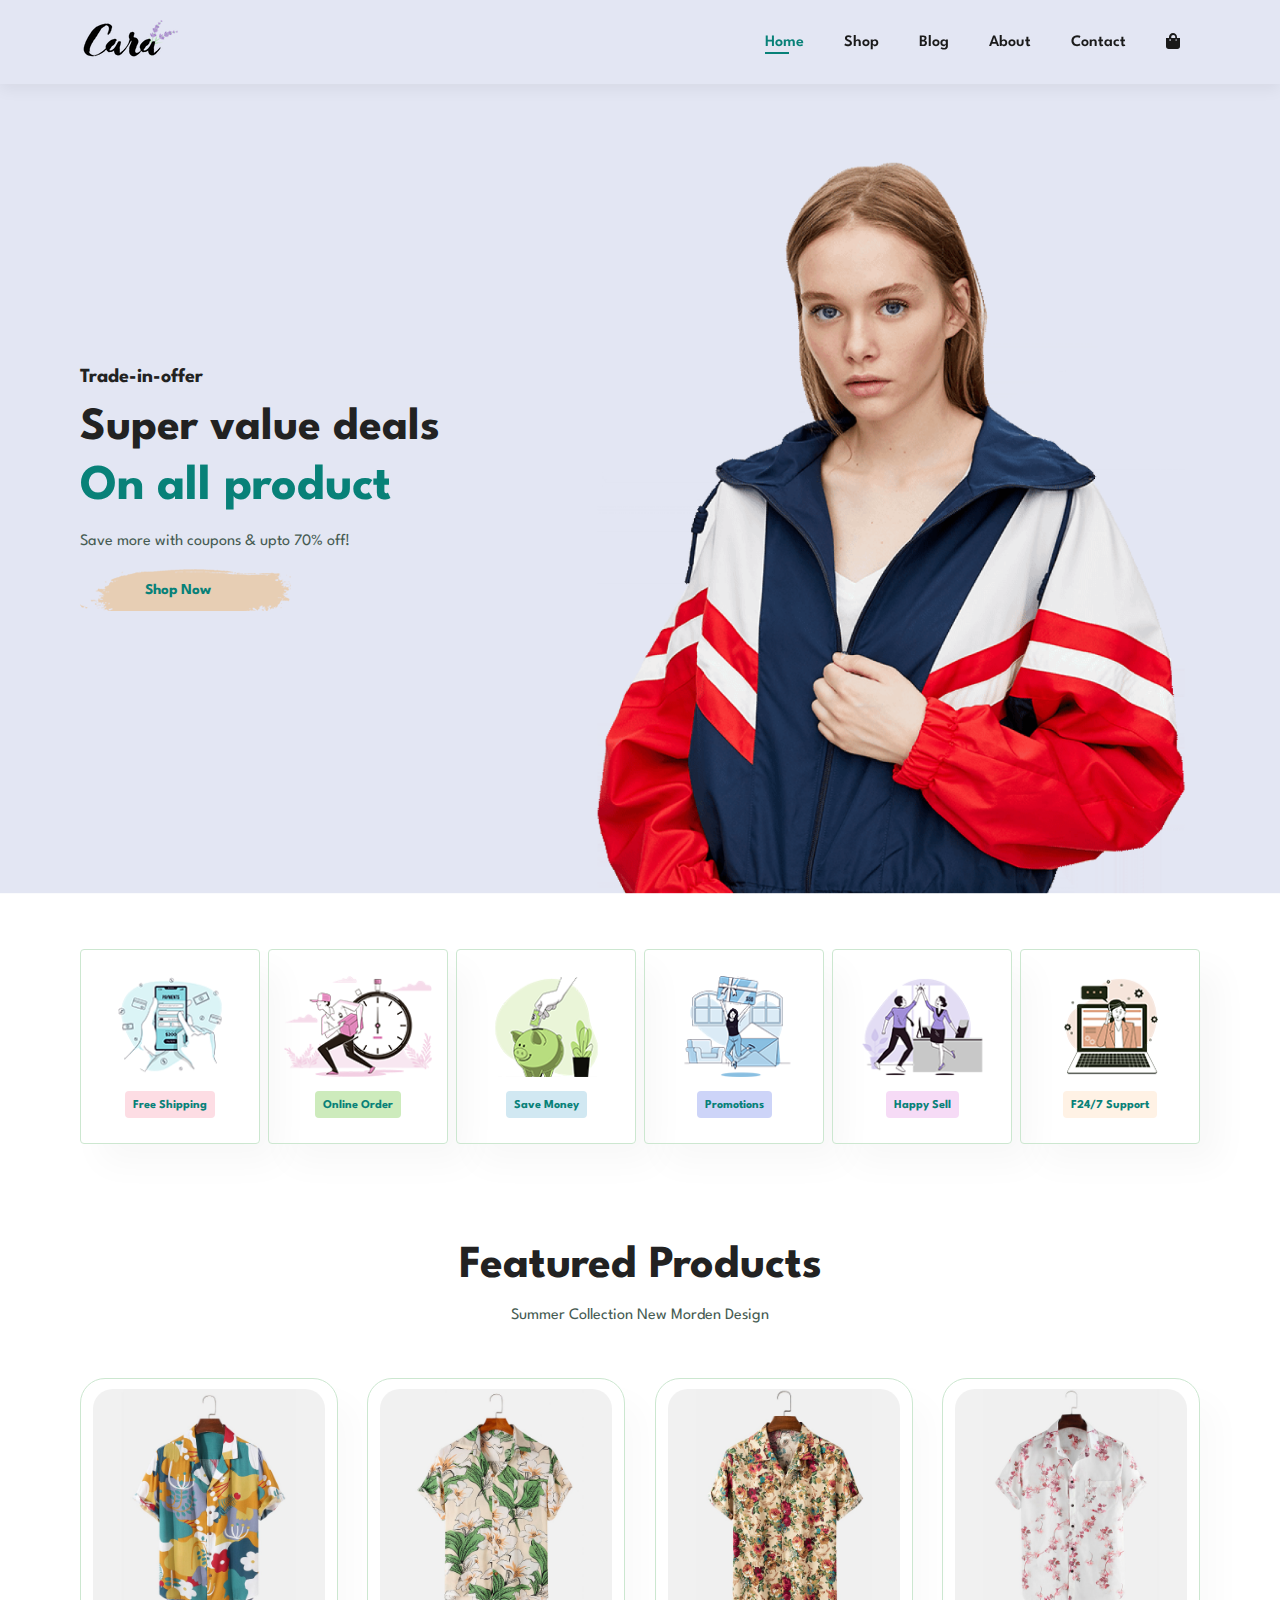
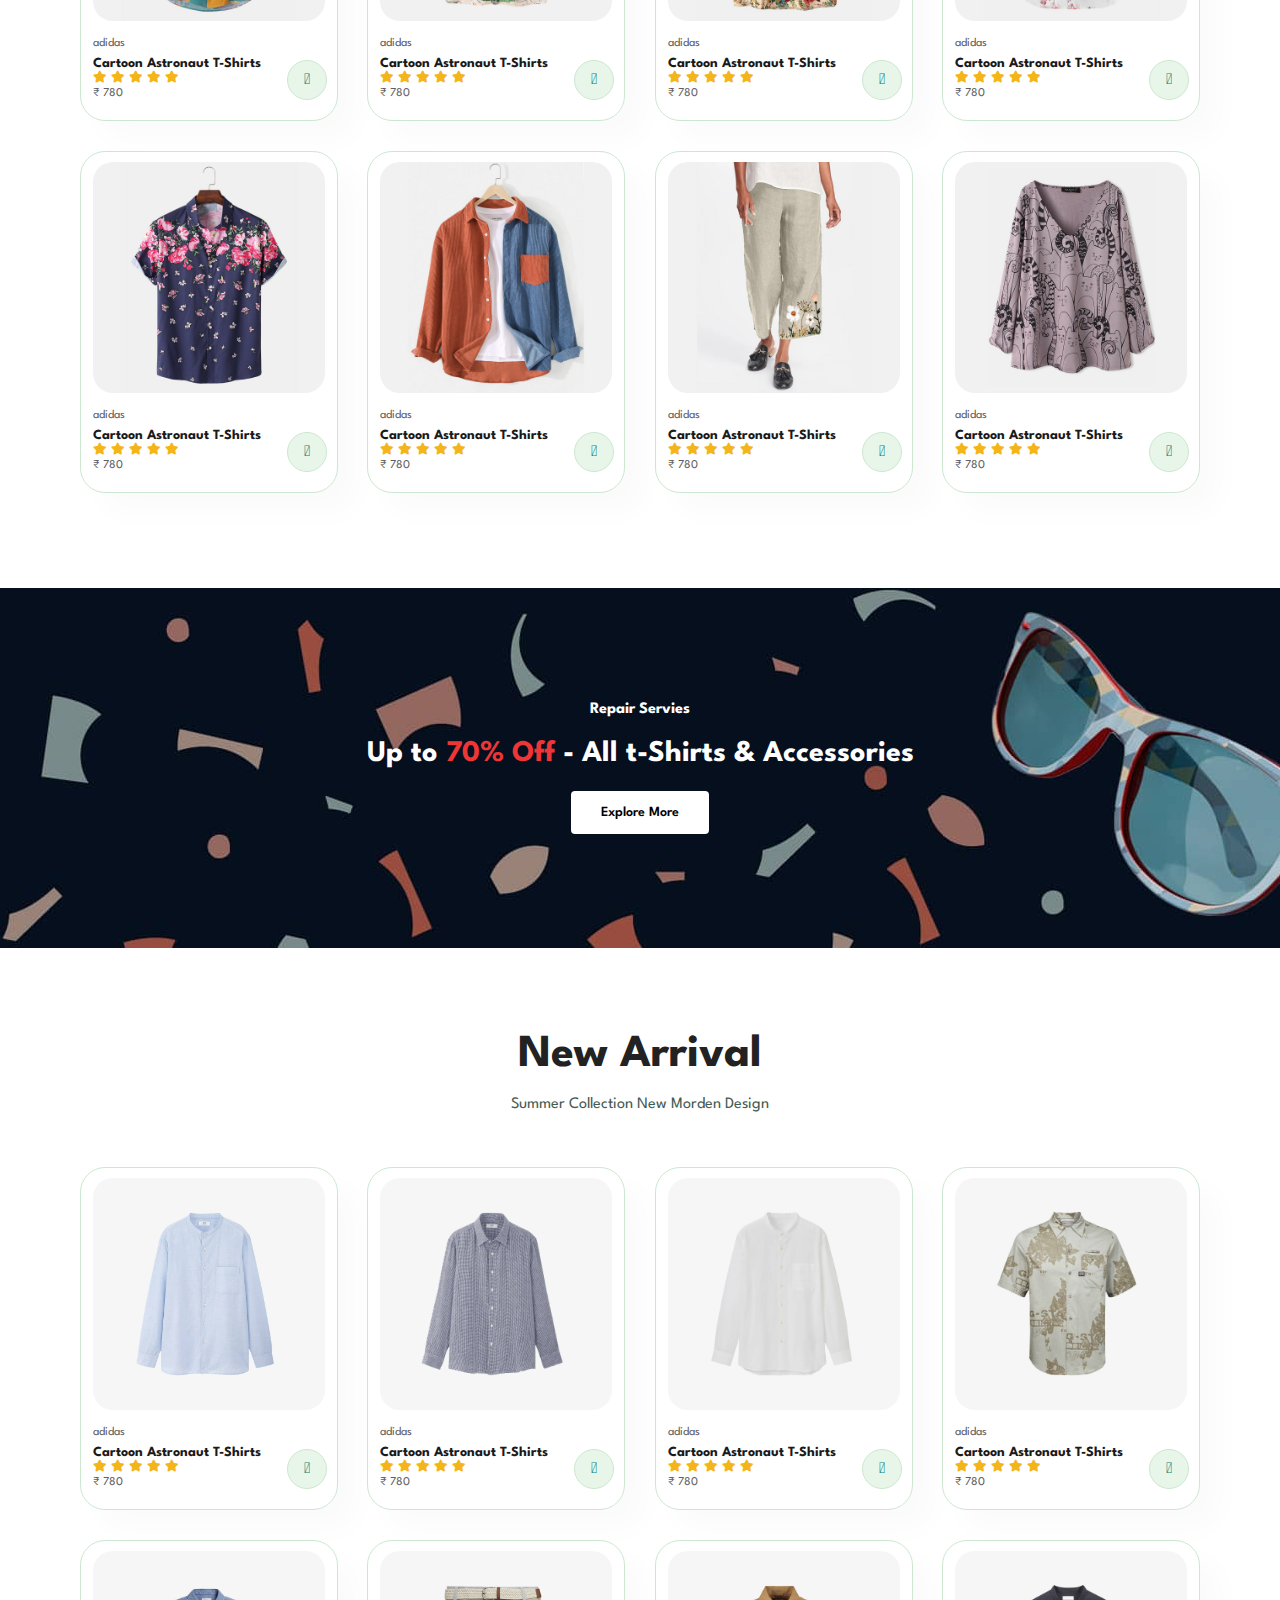
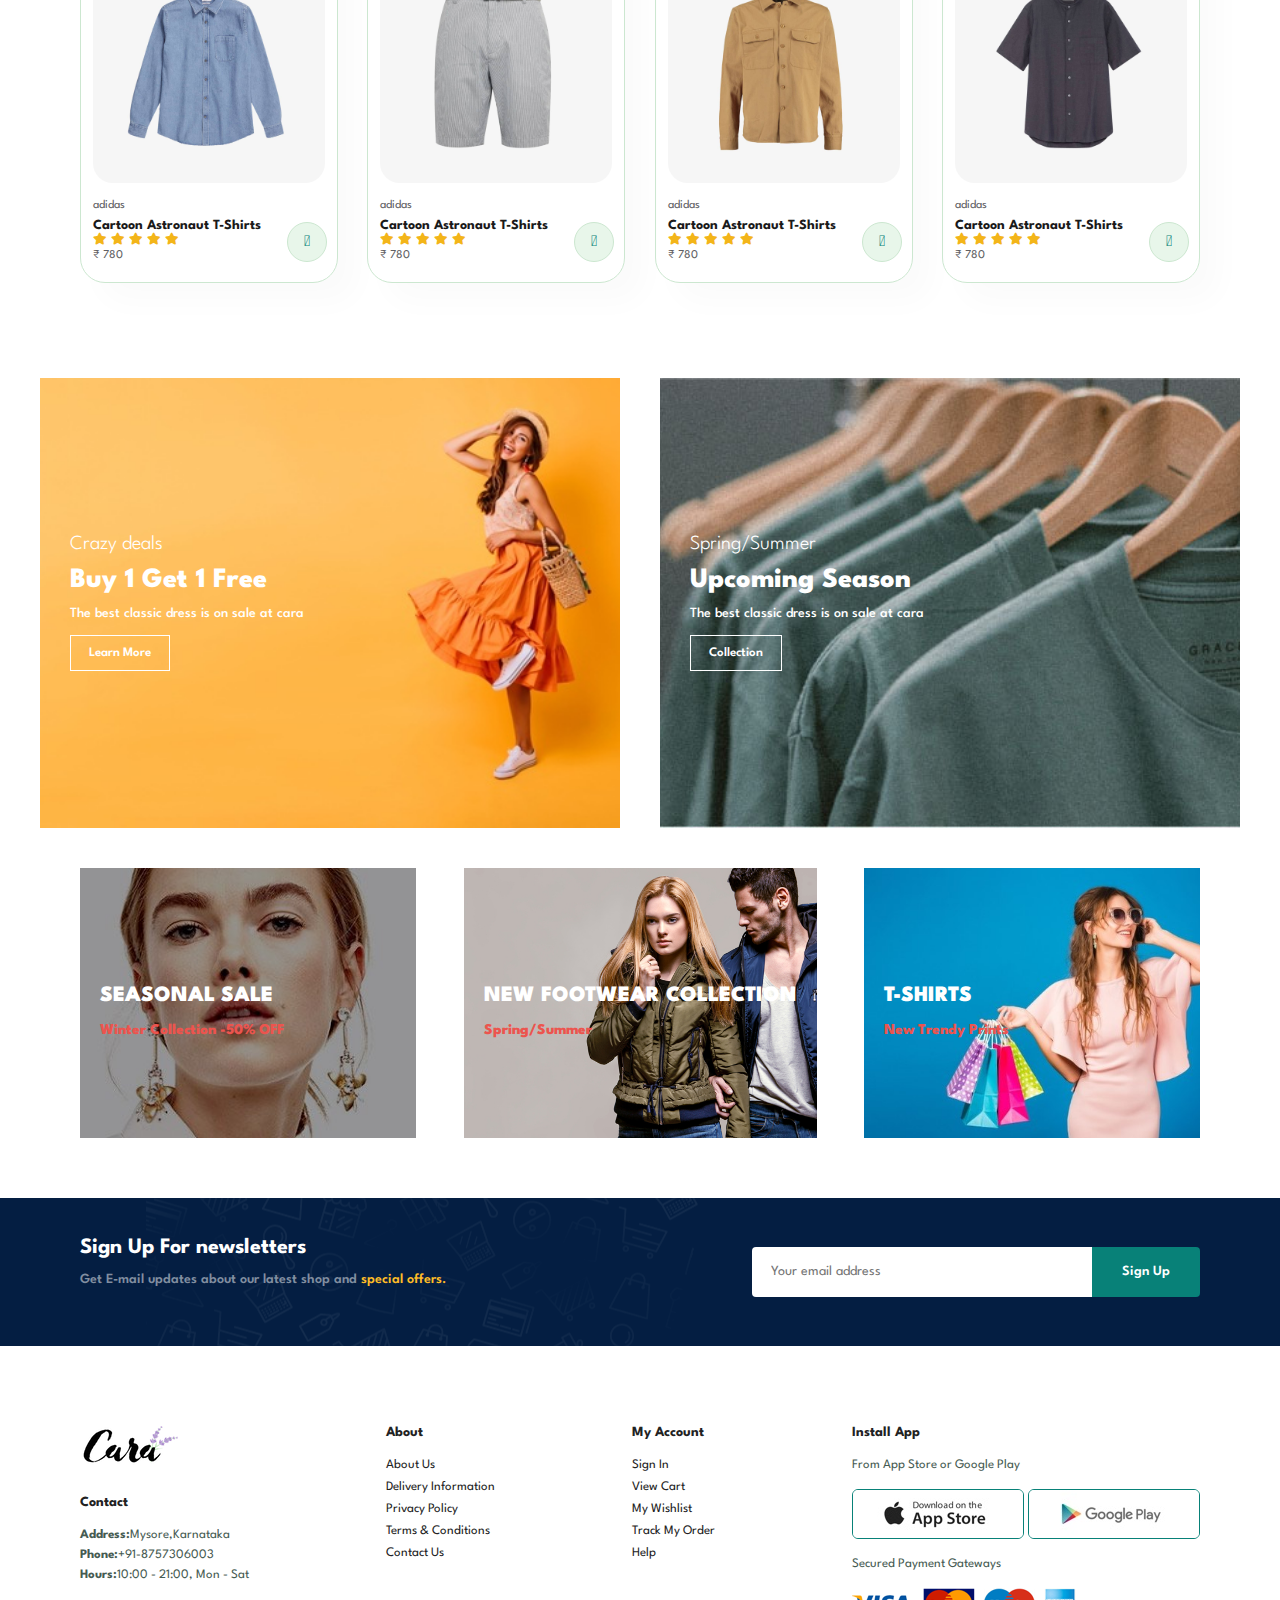
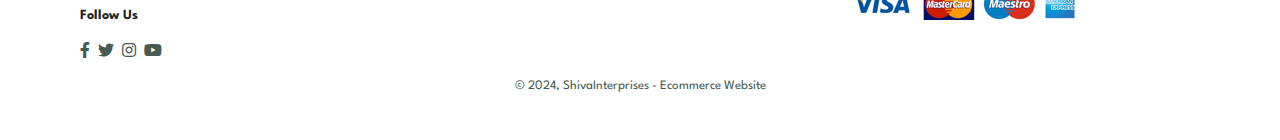
<file: index.html>
<!DOCTYPE html>
<html lang="en">

    <head>
        <meta charset="UTF-8">
        <meta http-equiv="X-UA-Compatible" content="IE=edge">
        <meta name="viewport" content="width=device-width, initial-scale=1.0">
        <title>ShivaInterprises</title>
        <link rel="stylesheet" href="https://pro.fontawesome.com/releases/v5.10.0/css/all.css" />
        <!-- <link rel="stylesheet" href="path/to/font-awesome/css/font-awesome.min.css"> -->
        <!-- <link rel="stylesheet" href="https://cdnjs.cloudflare.com/ajax/libs/font-awesome/4.7.0/css/font-awesome.min.css"> -->
        <link rel="stylesheet" href="style.css">
    </head>

    <body>
        <section id="header">
            <a href="#"><img src="img/logo.png" class="logo"></a>

            <div>
                <ul id="navbar">
                    <li><a class="active" href="index.html">Home</a></li>
                    <li><a href="shop.html">Shop</a></li>
                    <li><a href="blog.html">Blog</a></li>
                    <li><a href="about.html">About</a></li>
                    <li><a href="contact.html">Contact</a></li>
                    <li id="lg-bag"><a href="cart.html" ><i class="fa fa-shopping-bag" aria-hidden="true"></i></a></li>
                    <a href="#" id="close"><i class="far fa-times"></i></a>
                </ul>
            </div>
            <div id="mobile">
                <!-- <i id="bar" class="fas fa-outdent"></i> -->
                <a href="cart.html" ><i class="fa fa-shopping-bag" aria-hidden="true"></i></a>
                <i id="bar" class="fas fa-outdent"></i>
            </div>
        </section>

        <section id="hero">
            <h4>Trade-in-offer</h4>
            <h2>Super value deals</h2>
            <h1>On all product</h1>
            <p>Save more with coupons & upto 70% off! </p>
            <button>Shop Now</button>
        </section>

        <section id="feature" class="section-p1">
            <div class="fe-box">
                <img src="img/features/f1.png" alt="">
                <h6>Free Shipping</h6>
            </div>
            <div class="fe-box">
                <img src="img/features/f2.png" alt="">
                <h6>Online Order</h6>

            </div>
            <div class="fe-box">
                <img src="img/features/f3.png" alt="">
                <h6>Save Money</h6>

            </div>
            <div class="fe-box">
                <img src="img/features/f4.png" alt="">
                <h6>Promotions</h6>

            </div>
            <div class="fe-box">
                <img src="img/features/f5.png" alt="">
                <h6>Happy Sell</h6>

            </div>
        

        <div class="fe-box">
            <img src="img/features/f6.png" alt="">
            <h6>F24/7 Support</h6>

        </div>
        </section>

        <section id="product1" class="section-p1">
            <h2>Featured Products</h2>
            <p>Summer Collection New Morden Design</p>
            <div class="pro-container">
                <div class="pro">
                    <img src="img/products/f1.jpg" alt="">
                    <div class="des">
                        <span>adidas</span>
                        <h5>Cartoon Astronaut T-Shirts</h5>
                        <div class="star">
                            <i class="fas fa-star"></i>
                            <i class="fas fa-star"></i>
                            <i class="fas fa-star"></i>
                            <i class="fas fa-star"></i>
                            <i class="fas fa-star"></i>
                            
                        </div>
                        <!-- <h4><i class="fa fa-inr" aria-hidden="true"></i></h4> -->
                         <!-- for adding ruppes symbol -->
                        <span>&#8377; 780</span>
                    </div>
                    <a href="#"><i class="fal fa-shopping-cart cart"></i></a>
                </div>
                <div class="pro">
                    <img src="img/products/f2.jpg" alt="">
                    <div class="des">
                        <span>adidas</span>
                        <h5>Cartoon Astronaut T-Shirts</h5>
                        <div class="star">
                            <i class="fas fa-star"></i>
                            <i class="fas fa-star"></i>
                            <i class="fas fa-star"></i>
                            <i class="fas fa-star"></i>
                            <i class="fas fa-star"></i>
                            
                        </div>
                        <!-- <h4><i class="fa fa-inr" aria-hidden="true"></i></h4> -->
                        <span>&#8377; 780</span>
                    </div>
                    <a href="#"><i class="fal fa-shopping-cart cart"></i></a>
                </div>
                <div class="pro">
                    <img src="img/products/f3.jpg" alt="">
                    <div class="des">
                        <span>adidas</span>
                        <h5>Cartoon Astronaut T-Shirts</h5>
                        <div class="star">
                            <i class="fas fa-star"></i>
                            <i class="fas fa-star"></i>
                            <i class="fas fa-star"></i>
                            <i class="fas fa-star"></i>
                            <i class="fas fa-star"></i>
                            
                        </div>
                        <!-- <h4><i class="fa fa-inr" aria-hidden="true"></i></h4> -->
                        <span>&#8377; 780</span>
                    </div>
                    <a href="#"><i class="fal fa-shopping-cart cart"></i></a>
                </div>
                <div class="pro">
                    <img src="img/products/f4.jpg" alt="">
                    <div class="des">
                        <span>adidas</span>
                        <h5>Cartoon Astronaut T-Shirts</h5>
                        <div class="star">
                            <i class="fas fa-star"></i>
                            <i class="fas fa-star"></i>
                            <i class="fas fa-star"></i>
                            <i class="fas fa-star"></i>
                            <i class="fas fa-star"></i>
                            
                        </div>
                        <!-- <h4><i class="fa fa-inr" aria-hidden="true"></i></h4> -->
                        <span>&#8377; 780</span>
                    </div>
                    <a href="#"><i class="fal fa-shopping-cart cart"></i></a>
                </div>
                <div class="pro">
                    <img src="img/products/f5.jpg" alt="">
                    <div class="des">
                        <span>adidas</span>
                        <h5>Cartoon Astronaut T-Shirts</h5>
                        <div class="star">
                            <i class="fas fa-star"></i>
                            <i class="fas fa-star"></i>
                            <i class="fas fa-star"></i>
                            <i class="fas fa-star"></i>
                            <i class="fas fa-star"></i>
                            
                        </div>
                        <!-- <h4><i class="fa fa-inr" aria-hidden="true"></i></h4> -->
                        <span>&#8377; 780</span>
                    </div>
                    <a href="#"><i class="fal fa-shopping-cart cart"></i></a>
                </div>
                <div class="pro">
                    <img src="img/products/f6.jpg" alt="">
                    <div class="des">
                        <span>adidas</span>
                        <h5>Cartoon Astronaut T-Shirts</h5>
                        <div class="star">
                            <i class="fas fa-star"></i>
                            <i class="fas fa-star"></i>
                            <i class="fas fa-star"></i>
                            <i class="fas fa-star"></i>
                            <i class="fas fa-star"></i>
                            
                        </div>
                        <!-- <h4><i class="fa fa-inr" aria-hidden="true"></i></h4> -->
                        <span>&#8377; 780</span>
                    </div>
                    <a href="#"><i class="fal fa-shopping-cart cart"></i></a>
                </div>
                <div class="pro">
                    <img src="img/products/f7.jpg" alt="">
                    <div class="des">
                        <span>adidas</span>
                        <h5>Cartoon Astronaut T-Shirts</h5>
                        <div class="star">
                            <i class="fas fa-star"></i>
                            <i class="fas fa-star"></i>
                            <i class="fas fa-star"></i>
                            <i class="fas fa-star"></i>
                            <i class="fas fa-star"></i>
                            
                        </div>
                        <!-- <h4><i class="fa fa-inr" aria-hidden="true"></i></h4> -->
                        <span>&#8377; 780</span>
                    </div>
                    <a href="#"><i class="fal fa-shopping-cart cart"></i></a>
                </div>
                <div class="pro">
                    <img src="img/products/f8.jpg" alt="">
                    <div class="des">
                        <span>adidas</span>
                        <h5>Cartoon Astronaut T-Shirts</h5>
                        <div class="star">
                            <i class="fas fa-star"></i>
                            <i class="fas fa-star"></i>
                            <i class="fas fa-star"></i>
                            <i class="fas fa-star"></i>
                            <i class="fas fa-star"></i>
                            
                        </div>
                        <!-- <h4><i class="fa fa-inr" aria-hidden="true"></i></h4> -->
                        <span>&#8377; 780</span>
                    </div>
                    <a href="#"><i class="fal fa-shopping-cart cart"></i></a>
                </div>

            </div>
        </section>

        <section id="banner" class="section-m1">
            <h4>Repair Servies</h4>
            <h2>Up to <span>70% Off</span> - All t-Shirts & Accessories</h2>
            <button class="normal">Explore More</button>
        </section>

        <section id="product1" class="section-p1">
            <h2>New Arrival</h2>
            <p>Summer Collection New Morden Design</p>
            <div class="pro-container">
                <div class="pro">
                    <img src="img/products/n1.jpg" alt="">
                    <div class="des">
                        <span>adidas</span>
                        <h5>Cartoon Astronaut T-Shirts</h5>
                        <div class="star">
                            <i class="fas fa-star"></i>
                            <i class="fas fa-star"></i>
                            <i class="fas fa-star"></i>
                            <i class="fas fa-star"></i>
                            <i class="fas fa-star"></i>
                            
                        </div>
                        <!-- <h4><i class="fa fa-inr" aria-hidden="true"></i></h4> -->
                        <span>&#8377; 780</span>
                    </div>
                    <a href="#"><i class="fal fa-shopping-cart cart"></i></a>
                </div>
                <div class="pro">
                    <img src="img/products/n2.jpg" alt="">
                    <div class="des">
                        <span>adidas</span>
                        <h5>Cartoon Astronaut T-Shirts</h5>
                        <div class="star">
                            <i class="fas fa-star"></i>
                            <i class="fas fa-star"></i>
                            <i class="fas fa-star"></i>
                            <i class="fas fa-star"></i>
                            <i class="fas fa-star"></i>
                            
                        </div>
                        <!-- <h4><i class="fa fa-inr" aria-hidden="true"></i></h4> -->
                        <span>&#8377; 780</span>
                    </div>
                    <a href="#"><i class="fal fa-shopping-cart cart"></i></a>
                </div>
                <div class="pro">
                    <img src="img/products/n3.jpg" alt="">
                    <div class="des">
                        <span>adidas</span>
                        <h5>Cartoon Astronaut T-Shirts</h5>
                        <div class="star">
                            <i class="fas fa-star"></i>
                            <i class="fas fa-star"></i>
                            <i class="fas fa-star"></i>
                            <i class="fas fa-star"></i>
                            <i class="fas fa-star"></i>
                            
                        </div>
                        <!-- <h4><i class="fa fa-inr" aria-hidden="true"></i></h4> -->
                        <span>&#8377; 780</span>
                    </div>
                    <a href="#"><i class="fal fa-shopping-cart cart"></i></a>
                </div>
                <div class="pro">
                    <img src="img/products/n4.jpg" alt="">
                    <div class="des">
                        <span>adidas</span>
                        <h5>Cartoon Astronaut T-Shirts</h5>
                        <div class="star">
                            <i class="fas fa-star"></i>
                            <i class="fas fa-star"></i>
                            <i class="fas fa-star"></i>
                            <i class="fas fa-star"></i>
                            <i class="fas fa-star"></i>
                            
                        </div>
                        <!-- <h4><i class="fa fa-inr" aria-hidden="true"></i></h4> -->
                        <span>&#8377; 780</span>
                    </div>
                    <a href="#"><i class="fal fa-shopping-cart cart"></i></a>
                </div>
                <div class="pro">
                    <img src="img/products/n5.jpg" alt="">
                    <div class="des">
                        <span>adidas</span>
                        <h5>Cartoon Astronaut T-Shirts</h5>
                        <div class="star">
                            <i class="fas fa-star"></i>
                            <i class="fas fa-star"></i>
                            <i class="fas fa-star"></i>
                            <i class="fas fa-star"></i>
                            <i class="fas fa-star"></i>
                            
                        </div>
                        <!-- <h4><i class="fa fa-inr" aria-hidden="true"></i></h4> -->
                        <span>&#8377; 780</span>
                    </div>
                    <a href="#"><i class="fal fa-shopping-cart cart"></i></a>
                </div>
                <div class="pro">
                    <img src="img/products/n6.jpg" alt="">
                    <div class="des">
                        <span>adidas</span>
                        <h5>Cartoon Astronaut T-Shirts</h5>
                        <div class="star">
                            <i class="fas fa-star"></i>
                            <i class="fas fa-star"></i>
                            <i class="fas fa-star"></i>
                            <i class="fas fa-star"></i>
                            <i class="fas fa-star"></i>
                            
                        </div>
                        <!-- <h4><i class="fa fa-inr" aria-hidden="true"></i></h4> -->
                        <span>&#8377; 780</span>
                    </div>
                    <a href="#"><i class="fal fa-shopping-cart cart"></i></a>
                </div>
                <div class="pro">
                    <img src="img/products/n7.jpg" alt="">
                    <div class="des">
                        <span>adidas</span>
                        <h5>Cartoon Astronaut T-Shirts</h5>
                        <div class="star">
                            <i class="fas fa-star"></i>
                            <i class="fas fa-star"></i>
                            <i class="fas fa-star"></i>
                            <i class="fas fa-star"></i>
                            <i class="fas fa-star"></i>
                            
                        </div>
                        <!-- <h4><i class="fa fa-inr" aria-hidden="true"></i></h4> -->
                        <span>&#8377; 780</span>
                    </div>
                    <a href="#"><i class="fal fa-shopping-cart cart"></i></a>
                </div>
                <div class="pro">
                    <img src="img/products/n8.jpg" alt="">
                    <div class="des">
                        <span>adidas</span>
                        <h5>Cartoon Astronaut T-Shirts</h5>
                        <div class="star">
                            <i class="fas fa-star"></i>
                            <i class="fas fa-star"></i>
                            <i class="fas fa-star"></i>
                            <i class="fas fa-star"></i>
                            <i class="fas fa-star"></i>
                            
                        </div>
                        <!-- <h4><i class="fa fa-inr" aria-hidden="true"></i></h4> -->
                        <span>&#8377; 780</span>
                    </div>
                    <a href="#"><i class="fal fa-shopping-cart cart"></i></a>
                </div>

            </div>
        </section>
        
        <section id="sm-banner" class="section-p1">
            <div class="banner-box">
                <h4>Crazy deals</h4>
                <h2>Buy 1 Get 1 Free</h2>
                <span>The best classic dress is on sale at cara</span>
                <button class="white">Learn More</button>
            </div>

            <div class="banner-box banner-box2">
                <h4>Spring/Summer</h4>
                <h2>Upcoming Season</h2>
                <span>The best classic dress is on sale at cara</span>
                <button class="white">Collection</button>
            </div>
        </section>

        <section id="banner3">
            <div class="banner-box">
                <h2>SEASONAL SALE</h2>
                <h3>Winter Collection -50% OFF</h3>            
            </div>

            <div class="banner-box banner-box2">
                <h2>NEW FOOTWEAR COLLECTION</h2>
                <h3>Spring/Summer</h3>            
            </div>

            <div class="banner-box banner-box3">
                <h2>T-SHIRTS</h2>
                <h3>New Trendy Prints</h3>            
            </div>
        </section>

        <section id="newsletter" class="section-p1 section-m1">
            <div class="newstext">
                <h4>Sign Up For newsletters</h4>
                <p>Get E-mail updates about our latest shop and <span>special offers.</span></p>
            </div>
            <div class="form">
                <input type="email" placeholder="Your email address">
                <button class="normal">Sign Up</button>
            </div>
        </section>

        <footer class="section-p1">
            <div class="col">
                <img class="logo" src="img/logo.png" alt="">
                <h4>Contact</h4>
                <p><strong>Address:</strong>Mysore,Karnataka</p>
                <p><strong>Phone:</strong>+91-8757306003</p>
                <p><strong>Hours:</strong>10:00 - 21:00, Mon - Sat</p>
                <div class="follow">
                    <h4>Follow Us</h4>
                    <div class="icon">
                        <!--i--icon  -->
                        <i class="fab fa-facebook-f"></i>
                        <i class="fab fa-twitter"></i>
                        <i class="fab fa-instagram"></i>
                        <i class="fab fa-youtube"></i>
                    </div>
                </div>
            </div>

            <div class="col">
                <h4>About</h4>
                <a href="#">About Us</a>
                <a href="#">Delivery Information</a>
                <a href="#">Privacy Policy</a>
                <a href="#">Terms & Conditions</a>
                <a href="#">Contact Us</a>
            </div>

            <div class="col">
                <h4>My Account</h4>
                <a href="#">Sign In</a>
                <a href="#">View Cart</a>
                <a href="#">My Wishlist</a>
                <a href="#">Track My Order</a>
                <a href="#">Help</a>
            </div>

            <div class="col install">
                <h4>Install App</h4>
                <p>From App Store or Google Play</p>
                <div class="row">
                    <img src="img/pay/app.jpg" alt="">
                    <img src="img/pay/play.jpg" alt="">
                </div>
                <p>Secured Payment Gateways </p>
                <img src="img/pay/pay.png" alt="">
            </div>

            <div class="copyright">
                <p>&copy; 2024, ShivaInterprises - Ecommerce Website</p>
            </div>
        </footer>

        <script src="script.js"></script>
    </body>

</html>
</file>
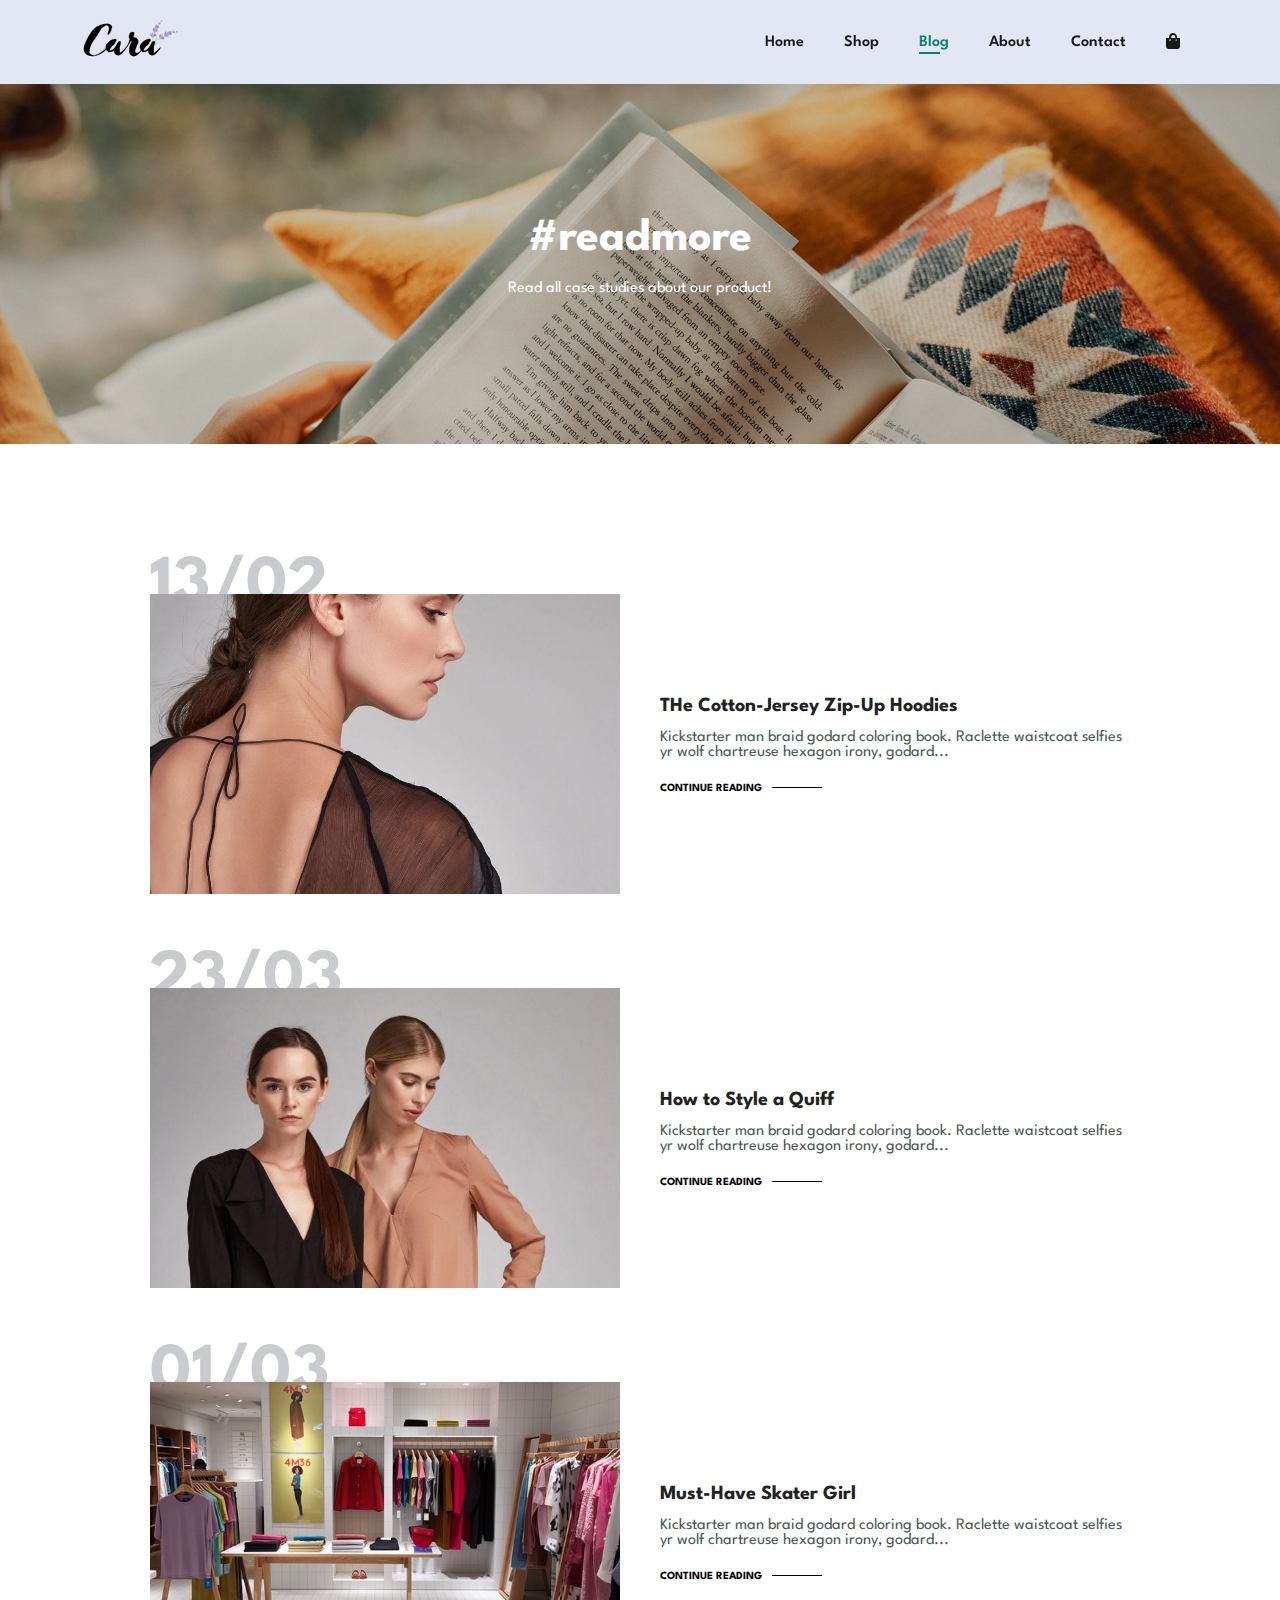
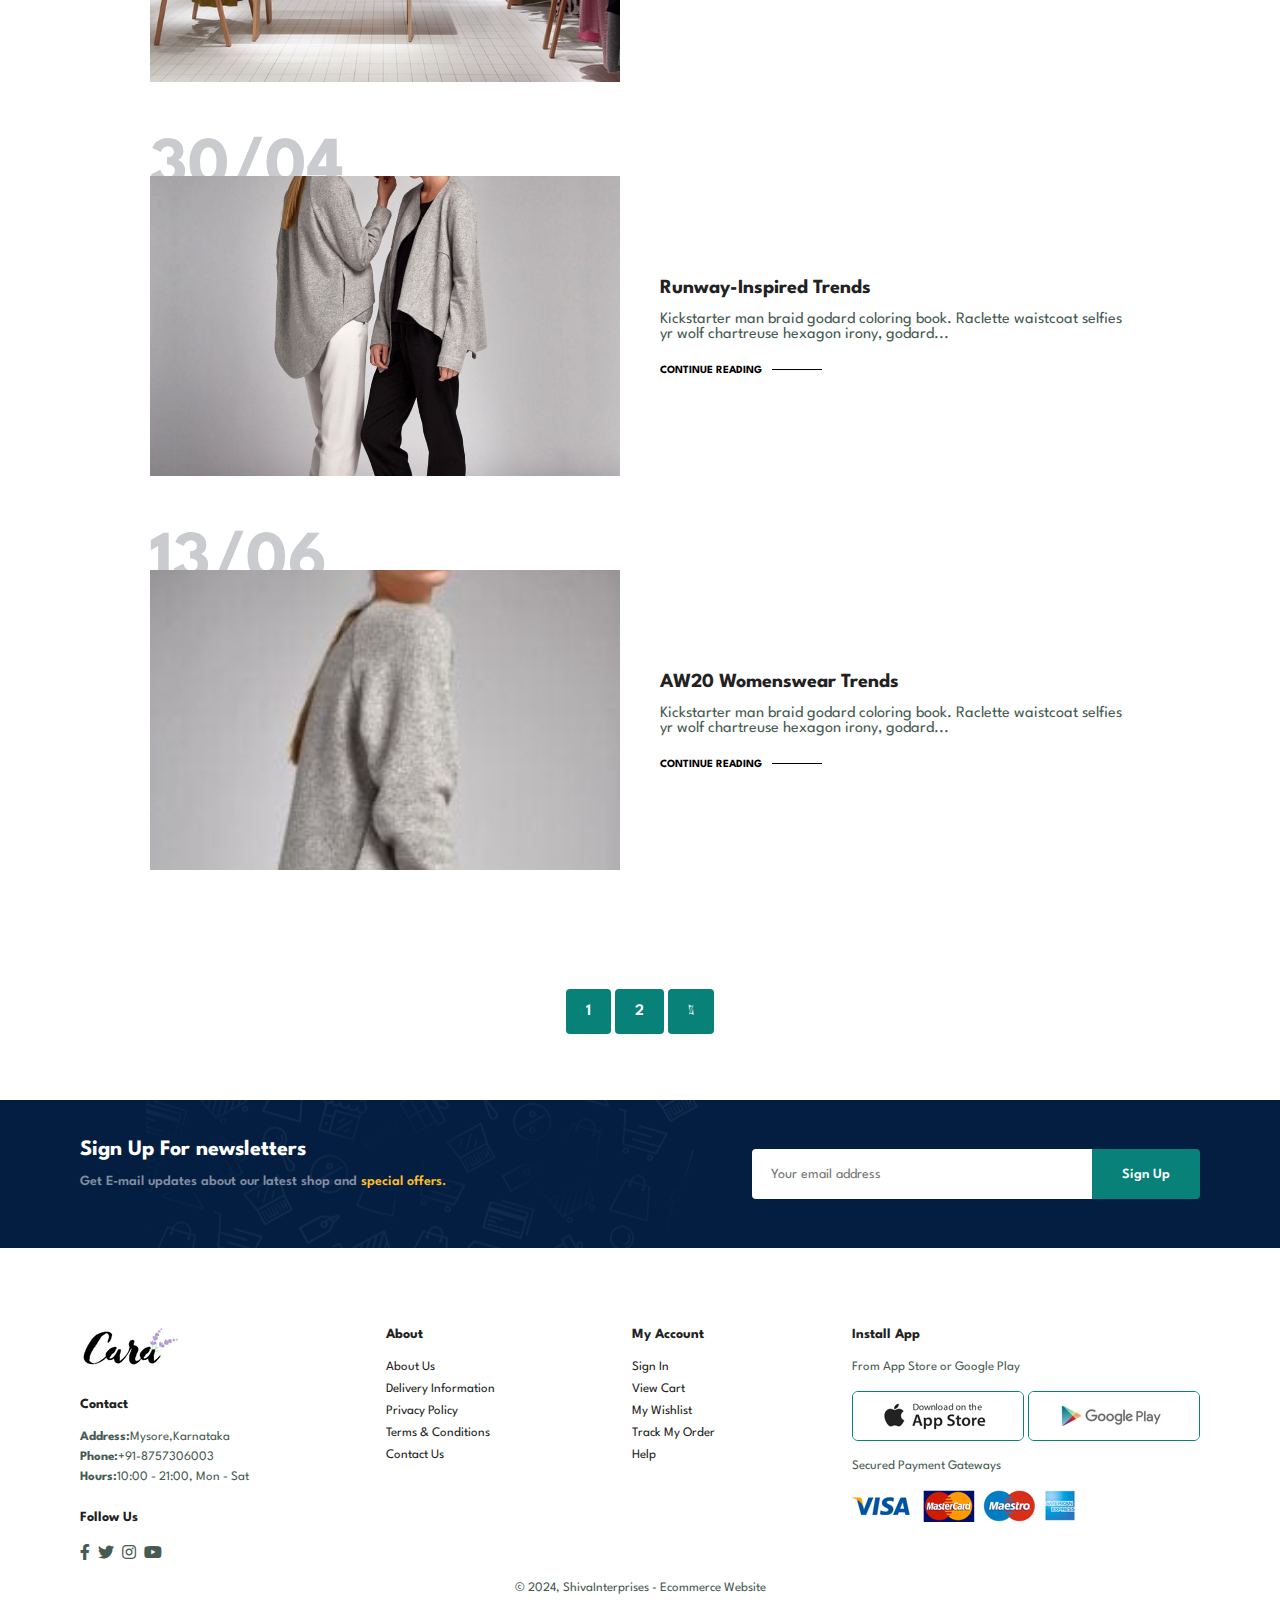
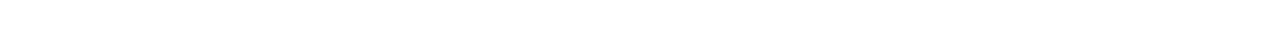
<file: blog.html>
<!DOCTYPE html>
<html lang="en">

<head>
    <meta charset="UTF-8">
    <meta http-equiv="X-UA-Compatible" content="IE=edge">
    <meta name="viewport" content="width=device-width, initial-scale=1.0">
    <title>ShivaInterprises</title>
    <link rel="stylesheet" href="https://pro.fontawesome.com/releases/v5.10.0/css/all.css" />
    <!-- <link rel="stylesheet" href="path/to/font-awesome/css/font-awesome.min.css"> -->
    <!-- <link rel="stylesheet" href="https://cdnjs.cloudflare.com/ajax/libs/font-awesome/4.7.0/css/font-awesome.min.css"> -->
    <link rel="stylesheet" href="style.css">
</head>

<body>
    <section id="header">
        <a href="#"><img src="img/logo.png" class="logo"></a>

        <div>
            <ul id="navbar">
                <li><a href="index.html">Home</a></li>
                <li><a href="shop.html">Shop</a></li>
                <li><a class="active" href="blog.html">Blog</a></li>
                <li><a href="about.html">About</a></li>
                <li><a href="contact.html">Contact</a></li>
                <li id="lg-bag"><a href="cart.html"><i class="fa fa-shopping-bag" aria-hidden="true"></i></a></li>
                <a href="#" id="close"><i class="far fa-times"></i></a>
            </ul>
        </div>
        <div id="mobile">
            <!-- <i id="bar" class="fas fa-outdent"></i> -->
            <a href="cart.html"><i class="fa fa-shopping-bag" aria-hidden="true"></i></a>
            <i id="bar" class="fas fa-outdent"></i>
        </div>
    </section>

    <section id="page-header" class="blog-header">

        <h2>#readmore</h2>

        <p>Read all case studies about our product!</p>

    </section>

    <section id="blog">
        <div class="blog-box">
            <div class="blog-img">
                <img src="img/blog/b1.jpg" alt="">
            </div>
            <div class="blog-details">
                <h4>THe Cotton-Jersey Zip-Up Hoodies</h4>
                <p>Kickstarter man braid godard coloring book. Raclette waistcoat selfies yr wolf chartreuse hexagon
                    irony, godard...</p>
                <a href="#">CONTINUE READING</a>    
            </div>
            <h1>13/02</h1>
        </div>

            <div class="blog-box">
                <div class="blog-img">
                    <img src="img/blog/b2.jpg" alt="">
                </div>
                <div class="blog-details">
                    <h4>How to Style a Quiff</h4>
                    <p>Kickstarter man braid godard coloring book. Raclette waistcoat selfies yr wolf chartreuse hexagon
                        irony, godard...</p>
                    <a href="#">CONTINUE READING</a>    
                </div>
                <h1>23/03</h1>
            </div>

                <div class="blog-box">
                    <div class="blog-img">
                        <img src="img/blog/b3.jpg" alt="">
                    </div>
                    <div class="blog-details">
                        <h4>Must-Have Skater Girl</h4>
                        <p>Kickstarter man braid godard coloring book. Raclette waistcoat selfies yr wolf chartreuse hexagon
                            irony, godard...</p>
                        <a href="#">CONTINUE READING</a>    
                    </div>
                    <h1>01/03</h1>
                </div>

              
                    <div class="blog-box">
                        <div class="blog-img">
                            <img src="img/blog/b4.jpg" alt="">
                        </div>
                        <div class="blog-details">
                            <h4>Runway-Inspired Trends</h4>
                            <p>Kickstarter man braid godard coloring book. Raclette waistcoat selfies yr wolf chartreuse hexagon
                                irony, godard...</p>
                            <a href="#">CONTINUE READING</a>    
                        </div>
                        <h1>30/04</h1>
                    </div>

                    
                        <div class="blog-box">
                            <div class="blog-img">
                                <img src="img/blog/b5.jpg" alt="">
                            </div>
                            <div class="blog-details">
                                <h4>AW20 Womenswear Trends</h4>
                                <p>Kickstarter man braid godard coloring book. Raclette waistcoat selfies yr wolf chartreuse hexagon
                                    irony, godard...</p>
                                <a href="#">CONTINUE READING</a>    
                            </div>
                            <h1>13/06</h1>
                        </div>
    </section>

    <!-- page scrolling -->

    <section id="pagination" class="section-p1">
        <a href="#">1</a>
        <a href="#">2</a>
        <a href="#"><i class="fal fa-long-arrow-alt-right"></i></a>
    </section>

    <section id="newsletter" class="section-p1 section-m1">
        <div class="newstext">
            <h4>Sign Up For newsletters</h4>
            <p>Get E-mail updates about our latest shop and <span>special offers.</span></p>
        </div>
        <div class="form">
            <input type="email" placeholder="Your email address">
            <button class="normal">Sign Up</button>
        </div>
    </section>

    <footer class="section-p1">
        <div class="col">
            <img class="logo" src="img/logo.png" alt="">
            <h4>Contact</h4>
            <p><strong>Address:</strong>Mysore,Karnataka</p>
            <p><strong>Phone:</strong>+91-8757306003</p>
            <p><strong>Hours:</strong>10:00 - 21:00, Mon - Sat</p>
            <div class="follow">
                <h4>Follow Us</h4>
                <div class="icon">
                    <!--i--icon  -->
                    <i class="fab fa-facebook-f"></i>
                    <i class="fab fa-twitter"></i>
                    <i class="fab fa-instagram"></i>
                    <i class="fab fa-youtube"></i>
                </div>
            </div>
        </div>

        <div class="col">
            <h4>About</h4>
            <a href="#">About Us</a>
            <a href="#">Delivery Information</a>
            <a href="#">Privacy Policy</a>
            <a href="#">Terms & Conditions</a>
            <a href="#">Contact Us</a>
        </div>

        <div class="col">
            <h4>My Account</h4>
            <a href="#">Sign In</a>
            <a href="#">View Cart</a>
            <a href="#">My Wishlist</a>
            <a href="#">Track My Order</a>
            <a href="#">Help</a>
        </div>

        <div class="col install">
            <h4>Install App</h4>
            <p>From App Store or Google Play</p>
            <div class="row">
                <img src="img/pay/app.jpg" alt="">
                <img src="img/pay/play.jpg" alt="">
            </div>
            <p>Secured Payment Gateways </p>
            <img src="img/pay/pay.png" alt="">
        </div>

        <div class="copyright">
            <p>&copy; 2024, ShivaInterprises - Ecommerce Website</p>
        </div>
    </footer>

    <script src="script.js"></script>
</body>

</html>
</file>
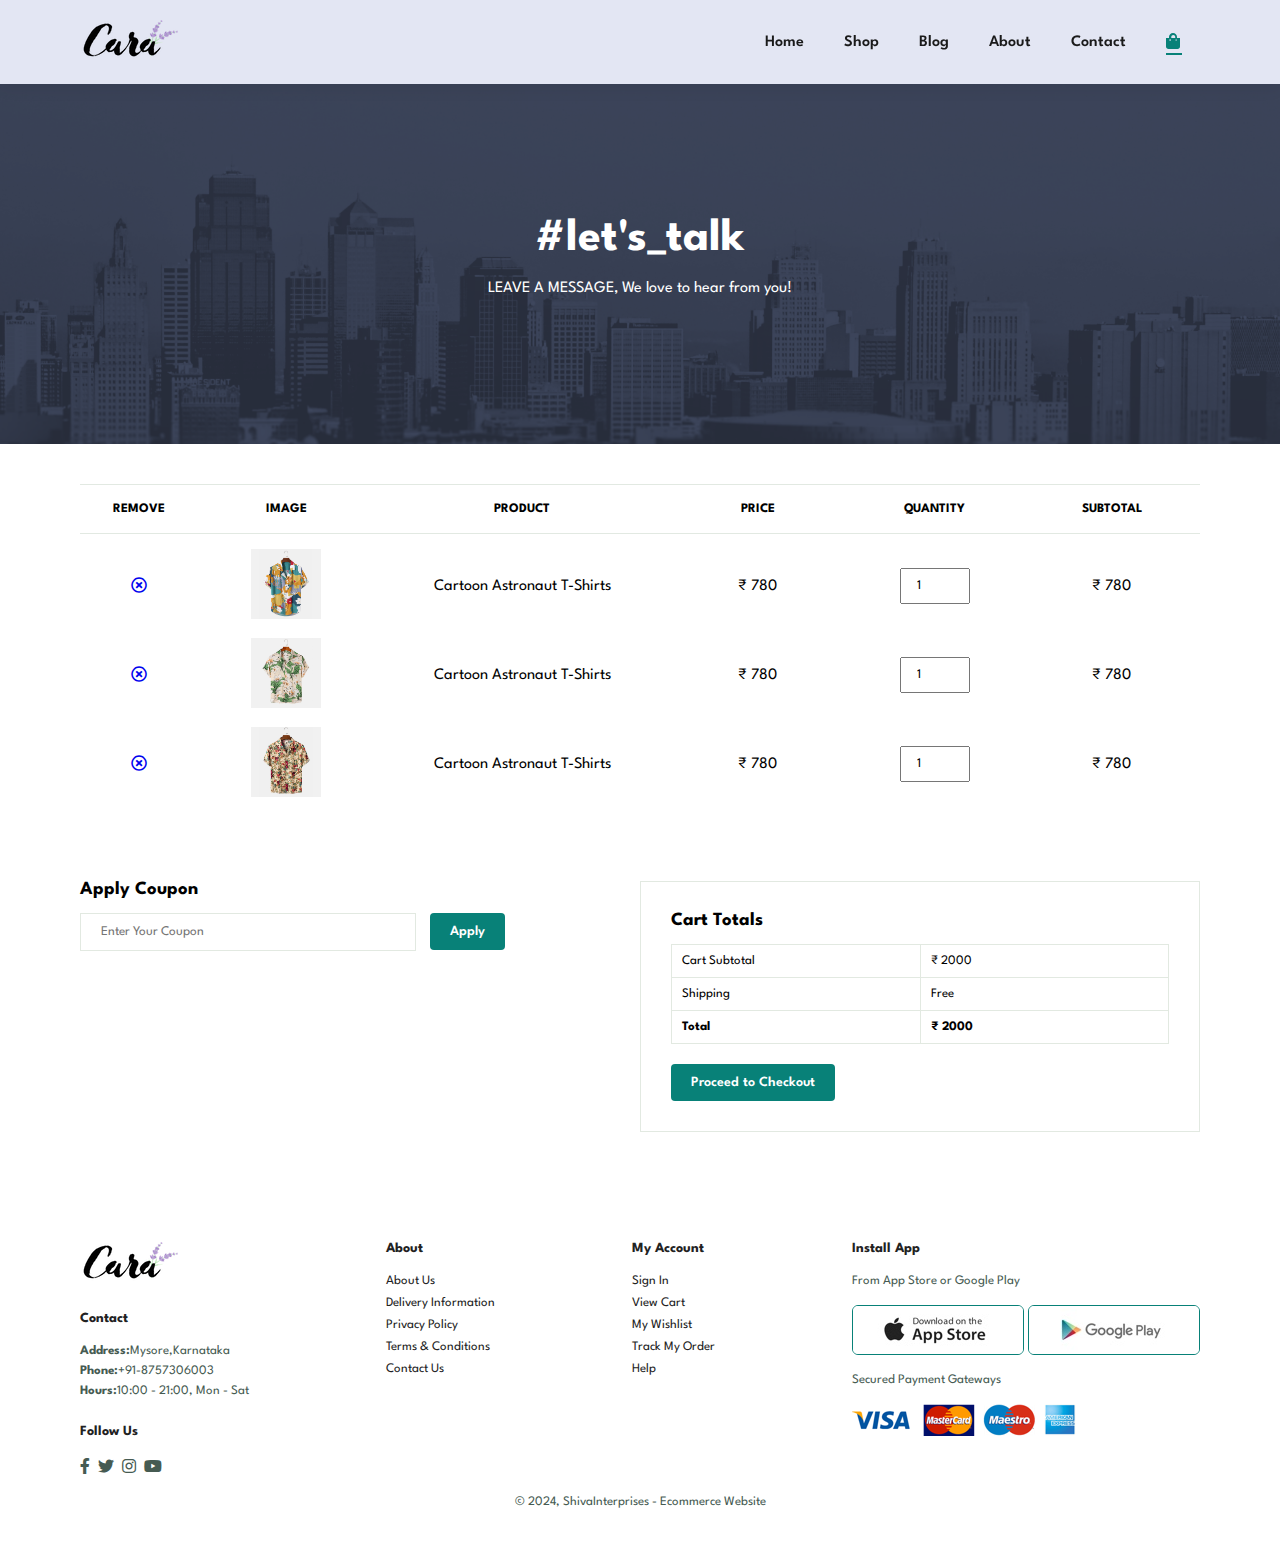
<file: cart.html>
<!DOCTYPE html>
<html lang="en">

<head>
    <meta charset="UTF-8">
    <meta http-equiv="X-UA-Compatible" content="IE=edge">
    <meta name="viewport" content="width=device-width, initial-scale=1.0">
    <title>ShivaInterprises</title>
    <link rel="stylesheet" href="https://pro.fontawesome.com/releases/v5.10.0/css/all.css" />
    <!-- <link rel="stylesheet" href="path/to/font-awesome/css/font-awesome.min.css"> -->
    <!-- <link rel="stylesheet" href="https://cdnjs.cloudflare.com/ajax/libs/font-awesome/4.7.0/css/font-awesome.min.css"> -->
    <link rel="stylesheet" href="style.css">
</head>

<body>
    <section id="header">
        <a href="#"><img src="img/logo.png" class="logo"></a>

        <div>
            <ul id="navbar">
                <li><a href="index.html">Home</a></li>
                <li><a href="shop.html">Shop</a></li>
                <li><a href="blog.html">Blog</a></li>
                <li><a href="about.html">About</a></li>
                <li><a href="contact.html">Contact</a></li>
                <li id="lg-bag"><a class="active" href="cart.html"><i class="fa fa-shopping-bag" aria-hidden="true"></i></a></li>
                <a href="#" id="close"><i class="far fa-times"></i></a>
            </ul>
        </div>
        <div id="mobile">
            <!-- <i id="bar" class="fas fa-outdent"></i> -->
            <a href="cart.html"><i class="fa fa-shopping-bag" aria-hidden="true"></i></a>
            <i id="bar" class="fas fa-outdent"></i>
        </div>
    </section>

    <section id="page-header" class="about-header">

        <h2>#let's_talk</h2>

        <p>LEAVE A MESSAGE, We love to hear from you!</p>

    </section>

    <section id="cart" class="section-p1">
        <table width="100%">
           <thead>
            <tr>
                <td>Remove</td>
                <td>Image</td>
                <td>Product</td>
                <td>Price</td>
                <td>Quantity</td>
                <td>Subtotal</td>
            </tr>
           </thead> 
           <tbody>
            <tr>
                <td><a href="#"><i class="far fa-times-circle"></i></a></td>
                <td><img src="img/products/f1.jpg" alt=""></td>
                <td>Cartoon Astronaut T-Shirts</td>
                <td>&#8377; 780</td>
                <td><input type="number" value="1"></td>
                <td>&#8377; 780</td>
            </tr>
            <tr>
                <td><a href="#"><i class="far fa-times-circle"></i></a></td>
                <td><img src="img/products/f2.jpg" alt=""></td>
                <td>Cartoon Astronaut T-Shirts</td>
                <td>&#8377; 780</td>
                <td><input type="number" value="1"></td>
                <td>&#8377; 780</td>
            </tr>
            <tr>
                <td><a href="#"><i class="far fa-times-circle"></i></a></td>
                <td><img src="img/products/f3.jpg" alt=""></td>
                <td>Cartoon Astronaut T-Shirts</td>
                <td>&#8377; 780</td>
                <td><input type="number" value="1"></td>
                <td>&#8377; 780</td>
            </tr>
           </tbody>
        </table>
    </section>

    <section id="cart-add" class="section-p1">
        <div id="coupon">
            <h3>Apply Coupon</h3>
            <div>
                <input type="text" placeholder="Enter Your Coupon">
                <button class="normal">Apply</button>
            </div>
        </div>
        <div id="subtotal">
            <h3>Cart Totals</h3>
            <table>
                <tr>
                    <td>Cart Subtotal</td>
                    <td>&#8377; 2000</td>
                </tr>
                <tr>
                    <td>Shipping</td>
                    <td>Free</td>
                </tr>
                <tr>
                    <td><strong>Total</strong></td>
                    <td><strong>&#8377; 2000</strong></td>
                </tr>
            </table>
            <button class="normal">Proceed to Checkout</button>
        </div>
    </section>

    <footer class="section-p1">
        <div class="col">
            <img class="logo" src="img/logo.png" alt="">
            <h4>Contact</h4>
            <p><strong>Address:</strong>Mysore,Karnataka</p>
            <p><strong>Phone:</strong>+91-8757306003</p>
            <p><strong>Hours:</strong>10:00 - 21:00, Mon - Sat</p>
            <div class="follow">
                <h4>Follow Us</h4>
                <div class="icon">
                    <!--i--icon  -->
                    <i class="fab fa-facebook-f"></i>
                    <i class="fab fa-twitter"></i>
                    <i class="fab fa-instagram"></i>
                    <i class="fab fa-youtube"></i>
                </div>
            </div>
        </div>

        <div class="col">
            <h4>About</h4>
            <a href="#">About Us</a>
            <a href="#">Delivery Information</a>
            <a href="#">Privacy Policy</a>
            <a href="#">Terms & Conditions</a>
            <a href="#">Contact Us</a>
        </div>

        <div class="col">
            <h4>My Account</h4>
            <a href="#">Sign In</a>
            <a href="#">View Cart</a>
            <a href="#">My Wishlist</a>
            <a href="#">Track My Order</a>
            <a href="#">Help</a>
        </div>

        <div class="col install">
            <h4>Install App</h4>
            <p>From App Store or Google Play</p>
            <div class="row">
                <img src="img/pay/app.jpg" alt="">
                <img src="img/pay/play.jpg" alt="">
            </div>
            <p>Secured Payment Gateways </p>
            <img src="img/pay/pay.png" alt="">
        </div>

        <div class="copyright">
            <p>&copy; 2024, ShivaInterprises - Ecommerce Website</p>
        </div>
    </footer>

    <script src="script.js"></script>
</body>

</html>
</file>
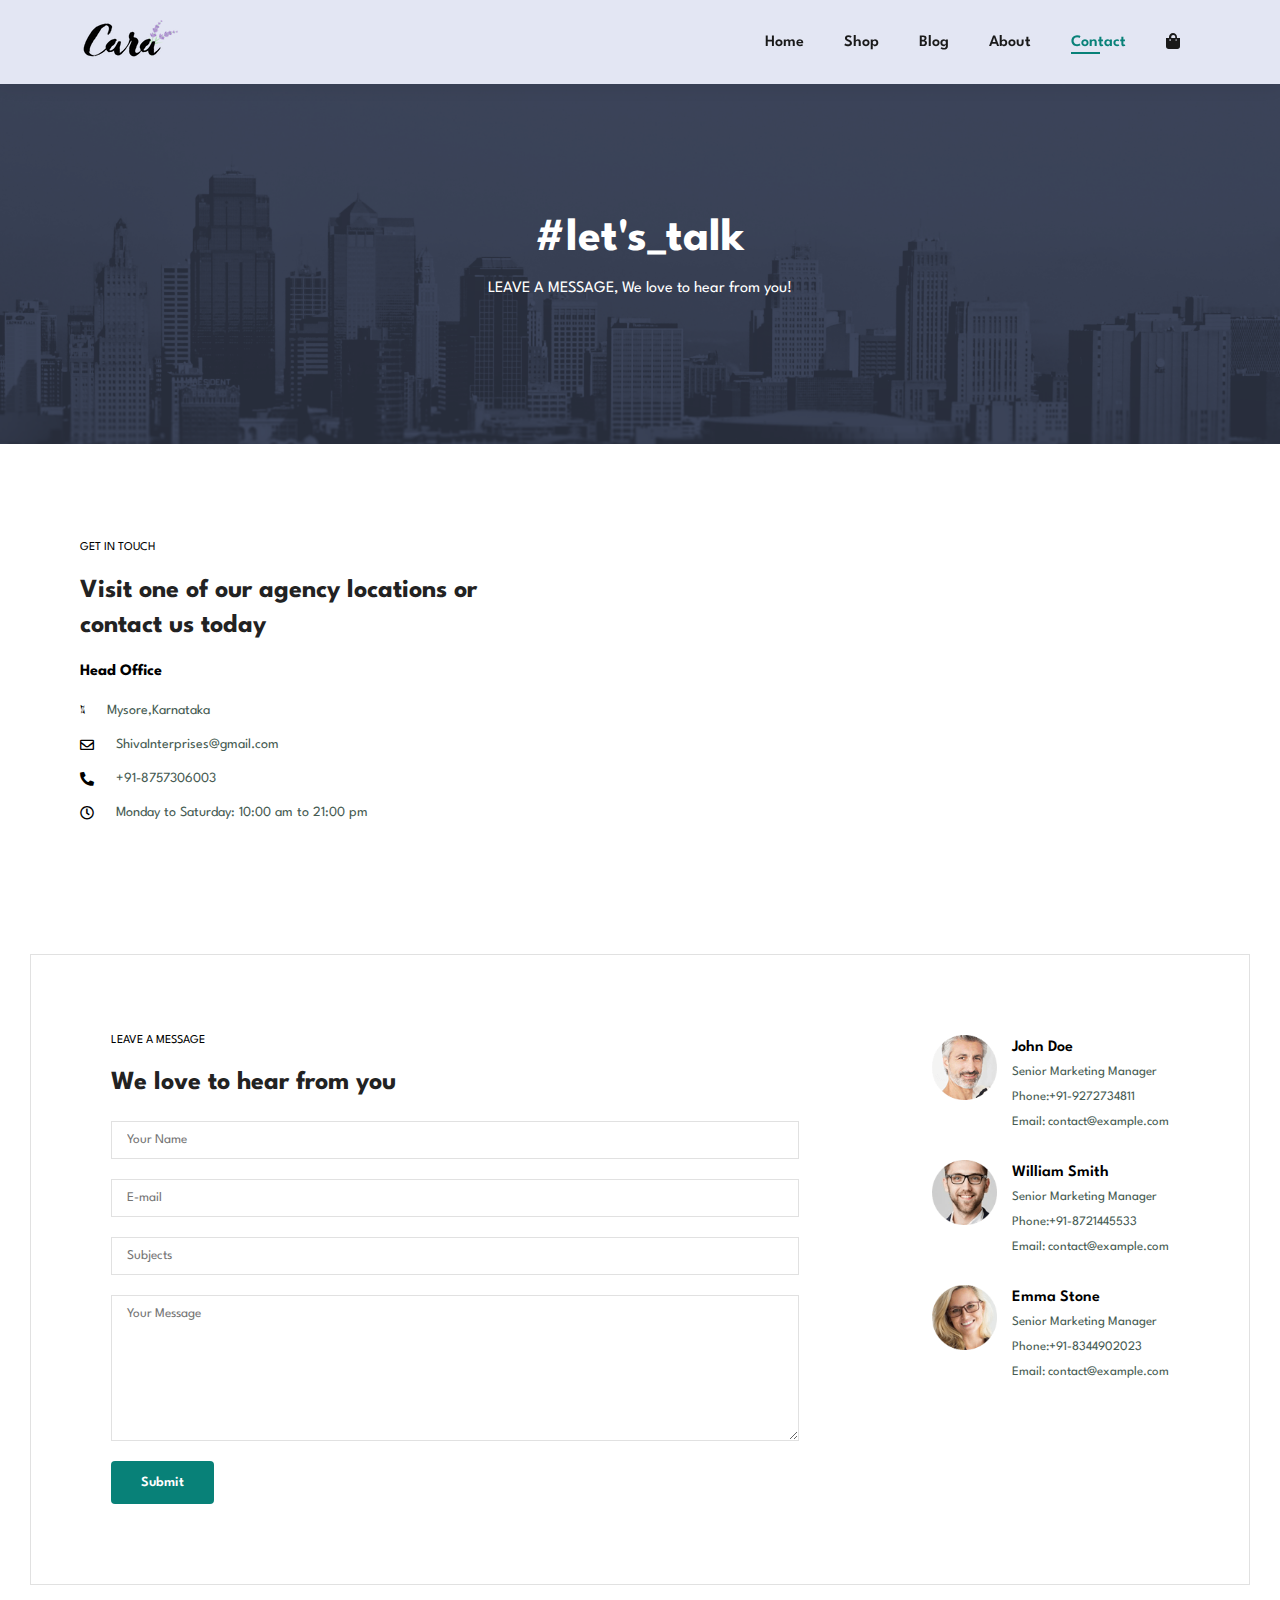
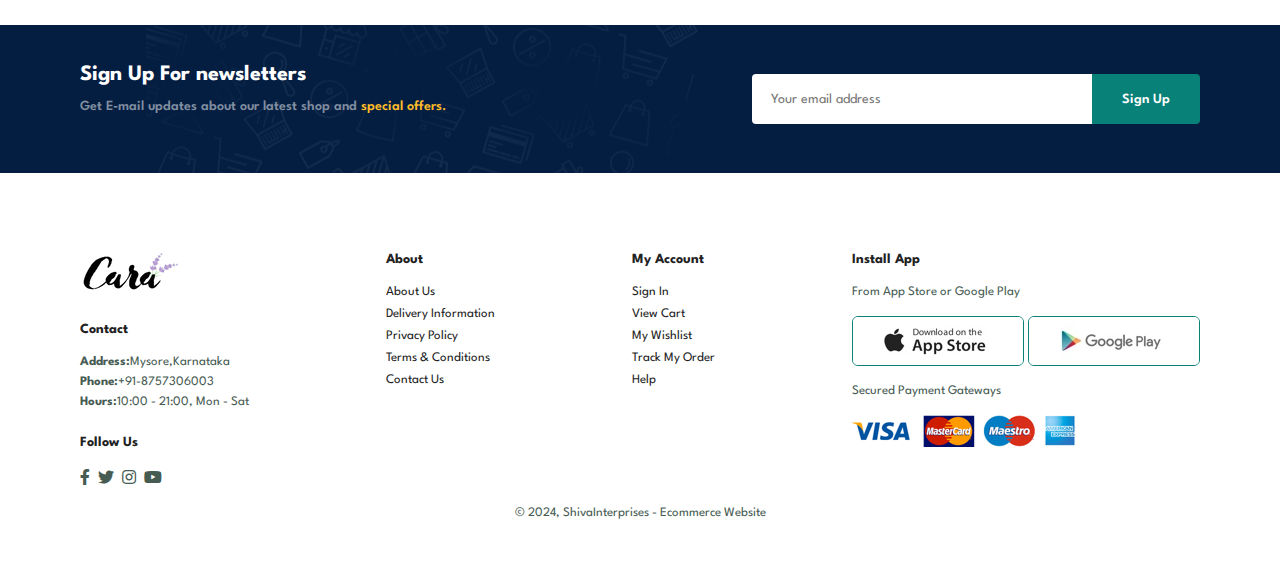
<file: contact.html>
<!DOCTYPE html>
<html lang="en">

<head>
    <meta charset="UTF-8">
    <meta http-equiv="X-UA-Compatible" content="IE=edge">
    <meta name="viewport" content="width=device-width, initial-scale=1.0">
    <title>ShivaInterprises</title>
    <link rel="stylesheet" href="https://pro.fontawesome.com/releases/v5.10.0/css/all.css" />
    <!-- <link rel="stylesheet" href="path/to/font-awesome/css/font-awesome.min.css"> -->
    <!-- <link rel="stylesheet" href="https://cdnjs.cloudflare.com/ajax/libs/font-awesome/4.7.0/css/font-awesome.min.css"> -->
    <link rel="stylesheet" href="style.css">
</head>

<body>
    <section id="header">
        <a href="#"><img src="img/logo.png" class="logo"></a>

        <div>
            <ul id="navbar">
                <li><a href="index.html">Home</a></li>
                <li><a href="shop.html">Shop</a></li>
                <li><a href="blog.html">Blog</a></li>
                <li><a href="about.html">About</a></li>
                <li><a class="active" href="contact.html">Contact</a></li>
                <li id="lg-bag"><a href="cart.html"><i class="fa fa-shopping-bag" aria-hidden="true"></i></a></li>
                <a href="#" id="close"><i class="far fa-times"></i></a>
            </ul>
        </div>
        <div id="mobile">
            <!-- <i id="bar" class="fas fa-outdent"></i> -->
            <a href="cart.html"><i class="fa fa-shopping-bag" aria-hidden="true"></i></a>
            <i id="bar" class="fas fa-outdent"></i>
        </div>
    </section>

    <section id="page-header" class="about-header">

        <h2>#let's_talk</h2>

        <p>LEAVE A MESSAGE, We love to hear from you!</p>

    </section>

    <section id="contact-details" class="section-p1">
        <div class="details">
            <span>GET IN TOUCH</span>
            <h2>Visit one of our agency locations or contact us today</h2>
            <h3>Head Office</h3>
            <div>
                <li>
                    <i class="fal fa-map"></i>
                    <p>Mysore,Karnataka</p>
                </li>
                <li>
                    <i class="far fa-envelope"></i>
                    <p>ShivaInterprises@gmail.com</p>
                </li>
                <li>
                    <i class="fas fa-phone-alt"></i>
                    <p>+91-8757306003</p>
                </li>
                <li>
                    <i class="far fa-clock"></i>
                    <p>Monday to Saturday: 10:00 am to 21:00 pm</p>
                </li>
            </div>
        </div>
        <div class="map">
            <iframe
                src="https://www.google.com/maps/embed?pb=!1m18!1m12!1m3!1d3897.1750938576297!2d76.58491040000004!3d12.371200999999997!2m3!1f0!2f0!3f0!3m2!1i1024!2i768!4f13.1!3m3!1m2!1s0x3baf7bdade337df9%3A0x23a85e1a4a664e0c!2sThe%20National%20Institute%20Of%20Engineering%20North%20Campus%20(NIE%20North%20)!5e0!3m2!1sen!2sin!4v1718561173461!5m2!1sen!2sin"
                width="600" height="450" style="border:0;" allowfullscreen="" loading="lazy"
                referrerpolicy="no-referrer-when-downgrade"></iframe>
        </div>
    </section>

    <section id="form-details">
        <form action="">
            <span>LEAVE A MESSAGE</span>
            <H2>We love to hear from you</H2>
            <input type="text" placeholder="Your Name">
            <input type="email" placeholder="E-mail">
            <input type="text" placeholder="Subjects">
            <textarea name="" id="" cols="30" rows="10" placeholder="Your Message"></textarea>
            <button class="normal">Submit</button>
        </form>

        <div class="people">
            <div>
                <img src="img/people/1.png" alt="">
                <p><span>John Doe</span>Senior Marketing Manager <br> Phone:+91-9272734811 <br> Email: contact@example.com</p>
            </div>
            <div>
                <img src="img/people/2.png" alt="">
                <p><span>William Smith</span>Senior Marketing Manager <br> Phone:+91-8721445533 <br> Email: contact@example.com</p>
            </div>
            <div>
                <img src="img/people/3.png" alt="">
                <p><span>Emma Stone</span>Senior Marketing Manager <br> Phone:+91-8344902023 <br> Email: contact@example.com</p>
            </div>
        </div>
    </section>

    <section id="newsletter" class="section-p1 section-m1">
        <div class="newstext">
            <h4>Sign Up For newsletters</h4>
            <p>Get E-mail updates about our latest shop and <span>special offers.</span></p>
        </div>
        <div class="form">
            <input type="email" placeholder="Your email address">
            <button class="normal">Sign Up</button>
        </div>
    </section>

    <footer class="section-p1">
        <div class="col">
            <img class="logo" src="img/logo.png" alt="">
            <h4>Contact</h4>
            <p><strong>Address:</strong>Mysore,Karnataka</p>
            <p><strong>Phone:</strong>+91-8757306003</p>
            <p><strong>Hours:</strong>10:00 - 21:00, Mon - Sat</p>
            <div class="follow">
                <h4>Follow Us</h4>
                <div class="icon">
                    <!--i--icon  -->
                    <i class="fab fa-facebook-f"></i>
                    <i class="fab fa-twitter"></i>
                    <i class="fab fa-instagram"></i>
                    <i class="fab fa-youtube"></i>
                </div>
            </div>
        </div>

        <div class="col">
            <h4>About</h4>
            <a href="#">About Us</a>
            <a href="#">Delivery Information</a>
            <a href="#">Privacy Policy</a>
            <a href="#">Terms & Conditions</a>
            <a href="#">Contact Us</a>
        </div>

        <div class="col">
            <h4>My Account</h4>
            <a href="#">Sign In</a>
            <a href="#">View Cart</a>
            <a href="#">My Wishlist</a>
            <a href="#">Track My Order</a>
            <a href="#">Help</a>
        </div>

        <div class="col install">
            <h4>Install App</h4>
            <p>From App Store or Google Play</p>
            <div class="row">
                <img src="img/pay/app.jpg" alt="">
                <img src="img/pay/play.jpg" alt="">
            </div>
            <p>Secured Payment Gateways </p>
            <img src="img/pay/pay.png" alt="">
        </div>

        <div class="copyright">
            <p>&copy; 2024, ShivaInterprises - Ecommerce Website</p>
        </div>
    </footer>

    <script src="script.js"></script>
</body>

</html>
</file>
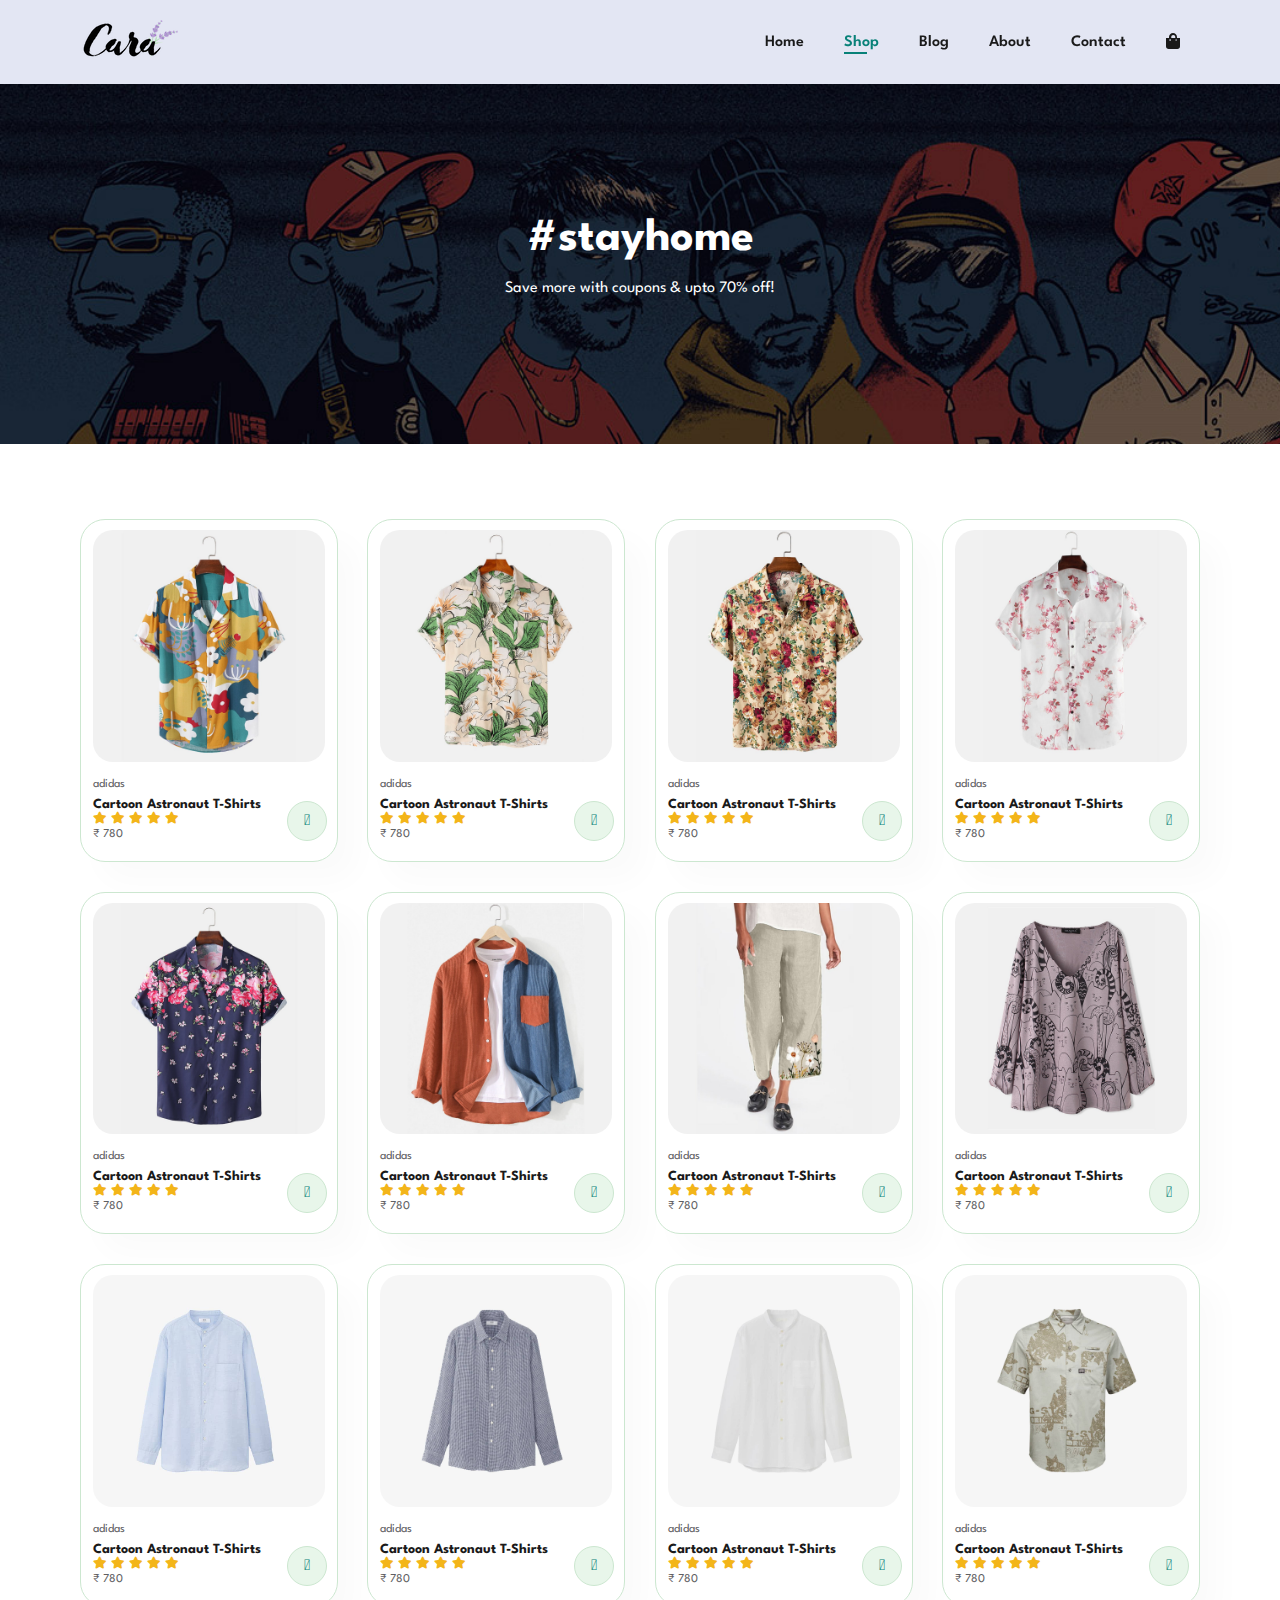
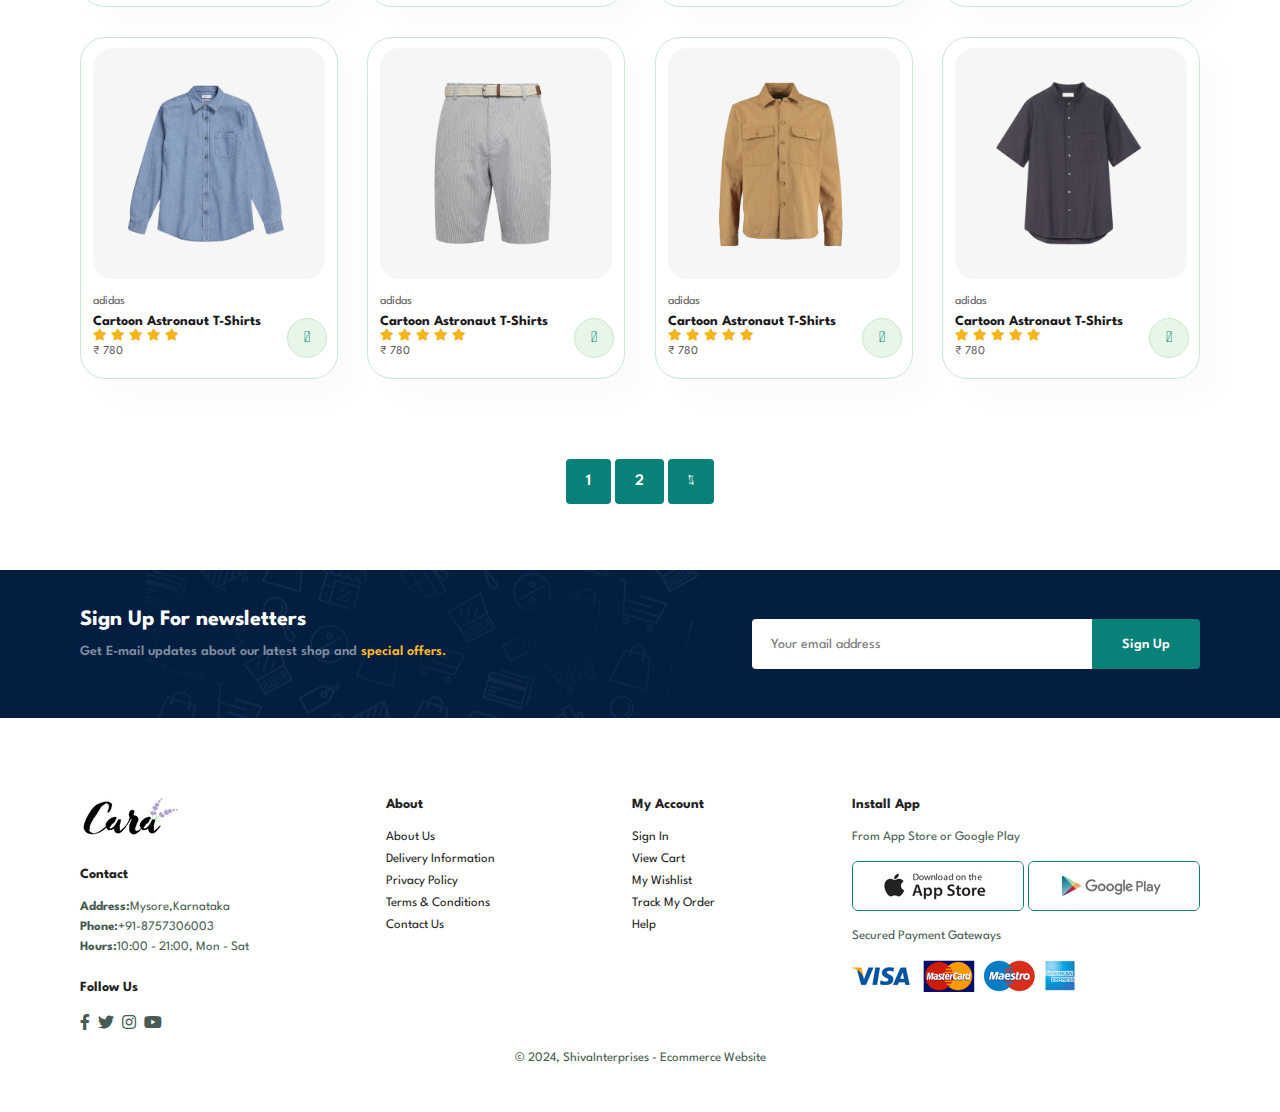
<file: shop.html>
<!DOCTYPE html>
<html lang="en">

    <head>
        <meta charset="UTF-8">
        <meta http-equiv="X-UA-Compatible" content="IE=edge">
        <meta name="viewport" content="width=device-width, initial-scale=1.0">
        <title>ShivaInterprises</title>
        <link rel="stylesheet" href="https://pro.fontawesome.com/releases/v5.10.0/css/all.css" />
        <!-- <link rel="stylesheet" href="path/to/font-awesome/css/font-awesome.min.css"> -->
        <!-- <link rel="stylesheet" href="https://cdnjs.cloudflare.com/ajax/libs/font-awesome/4.7.0/css/font-awesome.min.css"> -->
        <link rel="stylesheet" href="style.css">
    </head>

    <body>
        <section id="header">
            <a href="#"><img src="img/logo.png" class="logo"></a>

            <div>
                <ul id="navbar">
                    <li><a href="index.html">Home</a></li>
                    <li><a class="active" href="shop.html">Shop</a></li>
                    <li><a href="blog.html">Blog</a></li>
                    <li><a href="about.html">About</a></li>
                    <li><a href="contact.html">Contact</a></li>
                    <li id="lg-bag"><a href="cart.html" ><i class="fa fa-shopping-bag" aria-hidden="true"></i></a></li>
                    <a href="#" id="close"><i class="far fa-times"></i></a>
                </ul>
            </div>
            <div id="mobile">
                <!-- <i id="bar" class="fas fa-outdent"></i> -->
                <a href="cart.html" ><i class="fa fa-shopping-bag" aria-hidden="true"></i></a>
                <i id="bar" class="fas fa-outdent"></i>
            </div>
        </section>

        <section id="page-header">
        
            <h2>#stayhome</h2>
           
            <p>Save more with coupons & upto 70% off! </p>
           
        </section>

        <section id="product1" class="section-p1">
            <div class="pro-container">
                <div class="pro" onclick="window.location.href='sproduct.html'">
                    <img src="img/products/f1.jpg" alt="">
                    <div class="des">
                        <span>adidas</span>
                        <h5>Cartoon Astronaut T-Shirts</h5>
                        <div class="star">
                            <i class="fas fa-star"></i>
                            <i class="fas fa-star"></i>
                            <i class="fas fa-star"></i>
                            <i class="fas fa-star"></i>
                            <i class="fas fa-star"></i>
                            
                        </div>
                        <!-- <h4><i class="fa fa-inr" aria-hidden="true"></i></h4> -->
                         <!-- for adding ruppes symbol -->
                        <span>&#8377; 780</span>
                    </div>
                    <a href="#"><i class="fal fa-shopping-cart cart"></i></a>
                </div>
                <div class="pro" onclick="window.location.href='sproduct.html'">
                    <img src="img/products/f2.jpg" alt="">
                    <div class="des">
                        <span>adidas</span>
                        <h5>Cartoon Astronaut T-Shirts</h5>
                        <div class="star">
                            <i class="fas fa-star"></i>
                            <i class="fas fa-star"></i>
                            <i class="fas fa-star"></i>
                            <i class="fas fa-star"></i>
                            <i class="fas fa-star"></i>
                            
                        </div>
                        <!-- <h4><i class="fa fa-inr" aria-hidden="true"></i></h4> -->
                        <span>&#8377; 780</span>
                    </div>
                    <a href="#"><i class="fal fa-shopping-cart cart"></i></a>
                </div>
                <div class="pro" onclick="window.location.href='sproduct.html'">
                    <img src="img/products/f3.jpg" alt="">
                    <div class="des">
                        <span>adidas</span>
                        <h5>Cartoon Astronaut T-Shirts</h5>
                        <div class="star">
                            <i class="fas fa-star"></i>
                            <i class="fas fa-star"></i>
                            <i class="fas fa-star"></i>
                            <i class="fas fa-star"></i>
                            <i class="fas fa-star"></i>
                            
                        </div>
                        <!-- <h4><i class="fa fa-inr" aria-hidden="true"></i></h4> -->
                        <span>&#8377; 780</span>
                    </div>
                    <a href="#"><i class="fal fa-shopping-cart cart"></i></a>
                </div>
                <div class="pro" onclick="window.location.href='sproduct.html'">
                    <img src="img/products/f4.jpg" alt="">
                    <div class="des">
                        <span>adidas</span>
                        <h5>Cartoon Astronaut T-Shirts</h5>
                        <div class="star">
                            <i class="fas fa-star"></i>
                            <i class="fas fa-star"></i>
                            <i class="fas fa-star"></i>
                            <i class="fas fa-star"></i>
                            <i class="fas fa-star"></i>
                            
                        </div>
                        <!-- <h4><i class="fa fa-inr" aria-hidden="true"></i></h4> -->
                        <span>&#8377; 780</span>
                    </div>
                    <a href="#"><i class="fal fa-shopping-cart cart"></i></a>
                </div>
                <div class="pro" onclick="window.location.href='sproduct.html'">
                    <img src="img/products/f5.jpg" alt="">
                    <div class="des">
                        <span>adidas</span>
                        <h5>Cartoon Astronaut T-Shirts</h5>
                        <div class="star">
                            <i class="fas fa-star"></i>
                            <i class="fas fa-star"></i>
                            <i class="fas fa-star"></i>
                            <i class="fas fa-star"></i>
                            <i class="fas fa-star"></i>
                            
                        </div>
                        <!-- <h4><i class="fa fa-inr" aria-hidden="true"></i></h4> -->
                        <span>&#8377; 780</span>
                    </div>
                    <a href="#"><i class="fal fa-shopping-cart cart"></i></a>
                </div>
                <div class="pro" onclick="window.location.href='sproduct.html'">
                    <img src="img/products/f6.jpg" alt="">
                    <div class="des">
                        <span>adidas</span>
                        <h5>Cartoon Astronaut T-Shirts</h5>
                        <div class="star">
                            <i class="fas fa-star"></i>
                            <i class="fas fa-star"></i>
                            <i class="fas fa-star"></i>
                            <i class="fas fa-star"></i>
                            <i class="fas fa-star"></i>
                            
                        </div>
                        <!-- <h4><i class="fa fa-inr" aria-hidden="true"></i></h4> -->
                        <span>&#8377; 780</span>
                    </div>
                    <a href="#"><i class="fal fa-shopping-cart cart"></i></a>
                </div>
                <div class="pro" onclick="window.location.href='sproduct.html'">
                    <img src="img/products/f7.jpg" alt="">
                    <div class="des">
                        <span>adidas</span>
                        <h5>Cartoon Astronaut T-Shirts</h5>
                        <div class="star">
                            <i class="fas fa-star"></i>
                            <i class="fas fa-star"></i>
                            <i class="fas fa-star"></i>
                            <i class="fas fa-star"></i>
                            <i class="fas fa-star"></i>
                            
                        </div>
                        <!-- <h4><i class="fa fa-inr" aria-hidden="true"></i></h4> -->
                        <span>&#8377; 780</span>
                    </div>
                    <a href="#"><i class="fal fa-shopping-cart cart"></i></a>
                </div>
                <div class="pro"onclick="window.location.href='sproduct.html'">
                    <img src="img/products/f8.jpg" alt="">
                    <div class="des">
                        <span>adidas</span>
                        <h5>Cartoon Astronaut T-Shirts</h5>
                        <div class="star">
                            <i class="fas fa-star"></i>
                            <i class="fas fa-star"></i>
                            <i class="fas fa-star"></i>
                            <i class="fas fa-star"></i>
                            <i class="fas fa-star"></i>
                            
                        </div>
                        <!-- <h4><i class="fa fa-inr" aria-hidden="true"></i></h4> -->
                        <span>&#8377; 780</span>
                    </div>
                    <a href="#"><i class="fal fa-shopping-cart cart"></i></a>
                </div>

            
                <div class="pro">
                    <img src="img/products/n1.jpg" alt="">
                    <div class="des">
                        <span>adidas</span>
                        <h5>Cartoon Astronaut T-Shirts</h5>
                        <div class="star">
                            <i class="fas fa-star"></i>
                            <i class="fas fa-star"></i>
                            <i class="fas fa-star"></i>
                            <i class="fas fa-star"></i>
                            <i class="fas fa-star"></i>
                            
                        </div>
                        <!-- <h4><i class="fa fa-inr" aria-hidden="true"></i></h4> -->
                        <span>&#8377; 780</span>
                    </div>
                    <a href="#"><i class="fal fa-shopping-cart cart"></i></a>
                </div>
                <div class="pro">
                    <img src="img/products/n2.jpg" alt="">
                    <div class="des">
                        <span>adidas</span>
                        <h5>Cartoon Astronaut T-Shirts</h5>
                        <div class="star">
                            <i class="fas fa-star"></i>
                            <i class="fas fa-star"></i>
                            <i class="fas fa-star"></i>
                            <i class="fas fa-star"></i>
                            <i class="fas fa-star"></i>
                            
                        </div>
                        <!-- <h4><i class="fa fa-inr" aria-hidden="true"></i></h4> -->
                        <span>&#8377; 780</span>
                    </div>
                    <a href="#"><i class="fal fa-shopping-cart cart"></i></a>
                </div>
                <div class="pro">
                    <img src="img/products/n3.jpg" alt="">
                    <div class="des">
                        <span>adidas</span>
                        <h5>Cartoon Astronaut T-Shirts</h5>
                        <div class="star">
                            <i class="fas fa-star"></i>
                            <i class="fas fa-star"></i>
                            <i class="fas fa-star"></i>
                            <i class="fas fa-star"></i>
                            <i class="fas fa-star"></i>
                            
                        </div>
                        <!-- <h4><i class="fa fa-inr" aria-hidden="true"></i></h4> -->
                        <span>&#8377; 780</span>
                    </div>
                    <a href="#"><i class="fal fa-shopping-cart cart"></i></a>
                </div>
                <div class="pro">
                    <img src="img/products/n4.jpg" alt="">
                    <div class="des">
                        <span>adidas</span>
                        <h5>Cartoon Astronaut T-Shirts</h5>
                        <div class="star">
                            <i class="fas fa-star"></i>
                            <i class="fas fa-star"></i>
                            <i class="fas fa-star"></i>
                            <i class="fas fa-star"></i>
                            <i class="fas fa-star"></i>
                            
                        </div>
                        <!-- <h4><i class="fa fa-inr" aria-hidden="true"></i></h4> -->
                        <span>&#8377; 780</span>
                    </div>
                    <a href="#"><i class="fal fa-shopping-cart cart"></i></a>
                </div>
                <div class="pro">
                    <img src="img/products/n5.jpg" alt="">
                    <div class="des">
                        <span>adidas</span>
                        <h5>Cartoon Astronaut T-Shirts</h5>
                        <div class="star">
                            <i class="fas fa-star"></i>
                            <i class="fas fa-star"></i>
                            <i class="fas fa-star"></i>
                            <i class="fas fa-star"></i>
                            <i class="fas fa-star"></i>
                            
                        </div>
                        <!-- <h4><i class="fa fa-inr" aria-hidden="true"></i></h4> -->
                        <span>&#8377; 780</span>
                    </div>
                    <a href="#"><i class="fal fa-shopping-cart cart"></i></a>
                </div>
                <div class="pro">
                    <img src="img/products/n6.jpg" alt="">
                    <div class="des">
                        <span>adidas</span>
                        <h5>Cartoon Astronaut T-Shirts</h5>
                        <div class="star">
                            <i class="fas fa-star"></i>
                            <i class="fas fa-star"></i>
                            <i class="fas fa-star"></i>
                            <i class="fas fa-star"></i>
                            <i class="fas fa-star"></i>
                            
                        </div>
                        <!-- <h4><i class="fa fa-inr" aria-hidden="true"></i></h4> -->
                        <span>&#8377; 780</span>
                    </div>
                    <a href="#"><i class="fal fa-shopping-cart cart"></i></a>
                </div>
                <div class="pro">
                    <img src="img/products/n7.jpg" alt="">
                    <div class="des">
                        <span>adidas</span>
                        <h5>Cartoon Astronaut T-Shirts</h5>
                        <div class="star">
                            <i class="fas fa-star"></i>
                            <i class="fas fa-star"></i>
                            <i class="fas fa-star"></i>
                            <i class="fas fa-star"></i>
                            <i class="fas fa-star"></i>
                            
                        </div>
                        <!-- <h4><i class="fa fa-inr" aria-hidden="true"></i></h4> -->
                        <span>&#8377; 780</span>
                    </div>
                    <a href="#"><i class="fal fa-shopping-cart cart"></i></a>
                </div>
                <div class="pro">
                    <img src="img/products/n8.jpg" alt="">
                    <div class="des">
                        <span>adidas</span>
                        <h5>Cartoon Astronaut T-Shirts</h5>
                        <div class="star">
                            <i class="fas fa-star"></i>
                            <i class="fas fa-star"></i>
                            <i class="fas fa-star"></i>
                            <i class="fas fa-star"></i>
                            <i class="fas fa-star"></i>
                            
                        </div>
                        <!-- <h4><i class="fa fa-inr" aria-hidden="true"></i></h4> -->
                        <span>&#8377; 780</span>
                    </div>
                    <a href="#"><i class="fal fa-shopping-cart cart"></i></a>
                </div>

            </div>
        </section>
     
        <!-- page scrolling -->

        <section id="pagination" class="section-p1">
            <a href="#">1</a>
            <a href="#">2</a>
            <a href="#"><i class="fal fa-long-arrow-alt-right"></i></a>
        </section>

        <section id="newsletter" class="section-p1 section-m1">
            <div class="newstext">
                <h4>Sign Up For newsletters</h4>
                <p>Get E-mail updates about our latest shop and <span>special offers.</span></p>
            </div>
            <div class="form">
                <input type="email" placeholder="Your email address">
                <button class="normal">Sign Up</button>
            </div>
        </section>

        <footer class="section-p1">
            <div class="col">
                <img class="logo" src="img/logo.png" alt="">
                <h4>Contact</h4>
                <p><strong>Address:</strong>Mysore,Karnataka</p>
                <p><strong>Phone:</strong>+91-8757306003</p>
                <p><strong>Hours:</strong>10:00 - 21:00, Mon - Sat</p>
                <div class="follow">
                    <h4>Follow Us</h4>
                    <div class="icon">
                        <!--i--icon  -->
                        <i class="fab fa-facebook-f"></i>
                        <i class="fab fa-twitter"></i>
                        <i class="fab fa-instagram"></i>
                        <i class="fab fa-youtube"></i>
                    </div>
                </div>
            </div>

            <div class="col">
                <h4>About</h4>
                <a href="#">About Us</a>
                <a href="#">Delivery Information</a>
                <a href="#">Privacy Policy</a>
                <a href="#">Terms & Conditions</a>
                <a href="#">Contact Us</a>
            </div>

            <div class="col">
                <h4>My Account</h4>
                <a href="#">Sign In</a>
                <a href="#">View Cart</a>
                <a href="#">My Wishlist</a>
                <a href="#">Track My Order</a>
                <a href="#">Help</a>
            </div>

            <div class="col install">
                <h4>Install App</h4>
                <p>From App Store or Google Play</p>
                <div class="row">
                    <img src="img/pay/app.jpg" alt="">
                    <img src="img/pay/play.jpg" alt="">
                </div>
                <p>Secured Payment Gateways </p>
                <img src="img/pay/pay.png" alt="">
            </div>

            <div class="copyright">
                <p>&copy; 2024, ShivaInterprises - Ecommerce Website</p>
            </div>
        </footer>

        <script src="script.js"></script>
    </body>

</html>
</file>
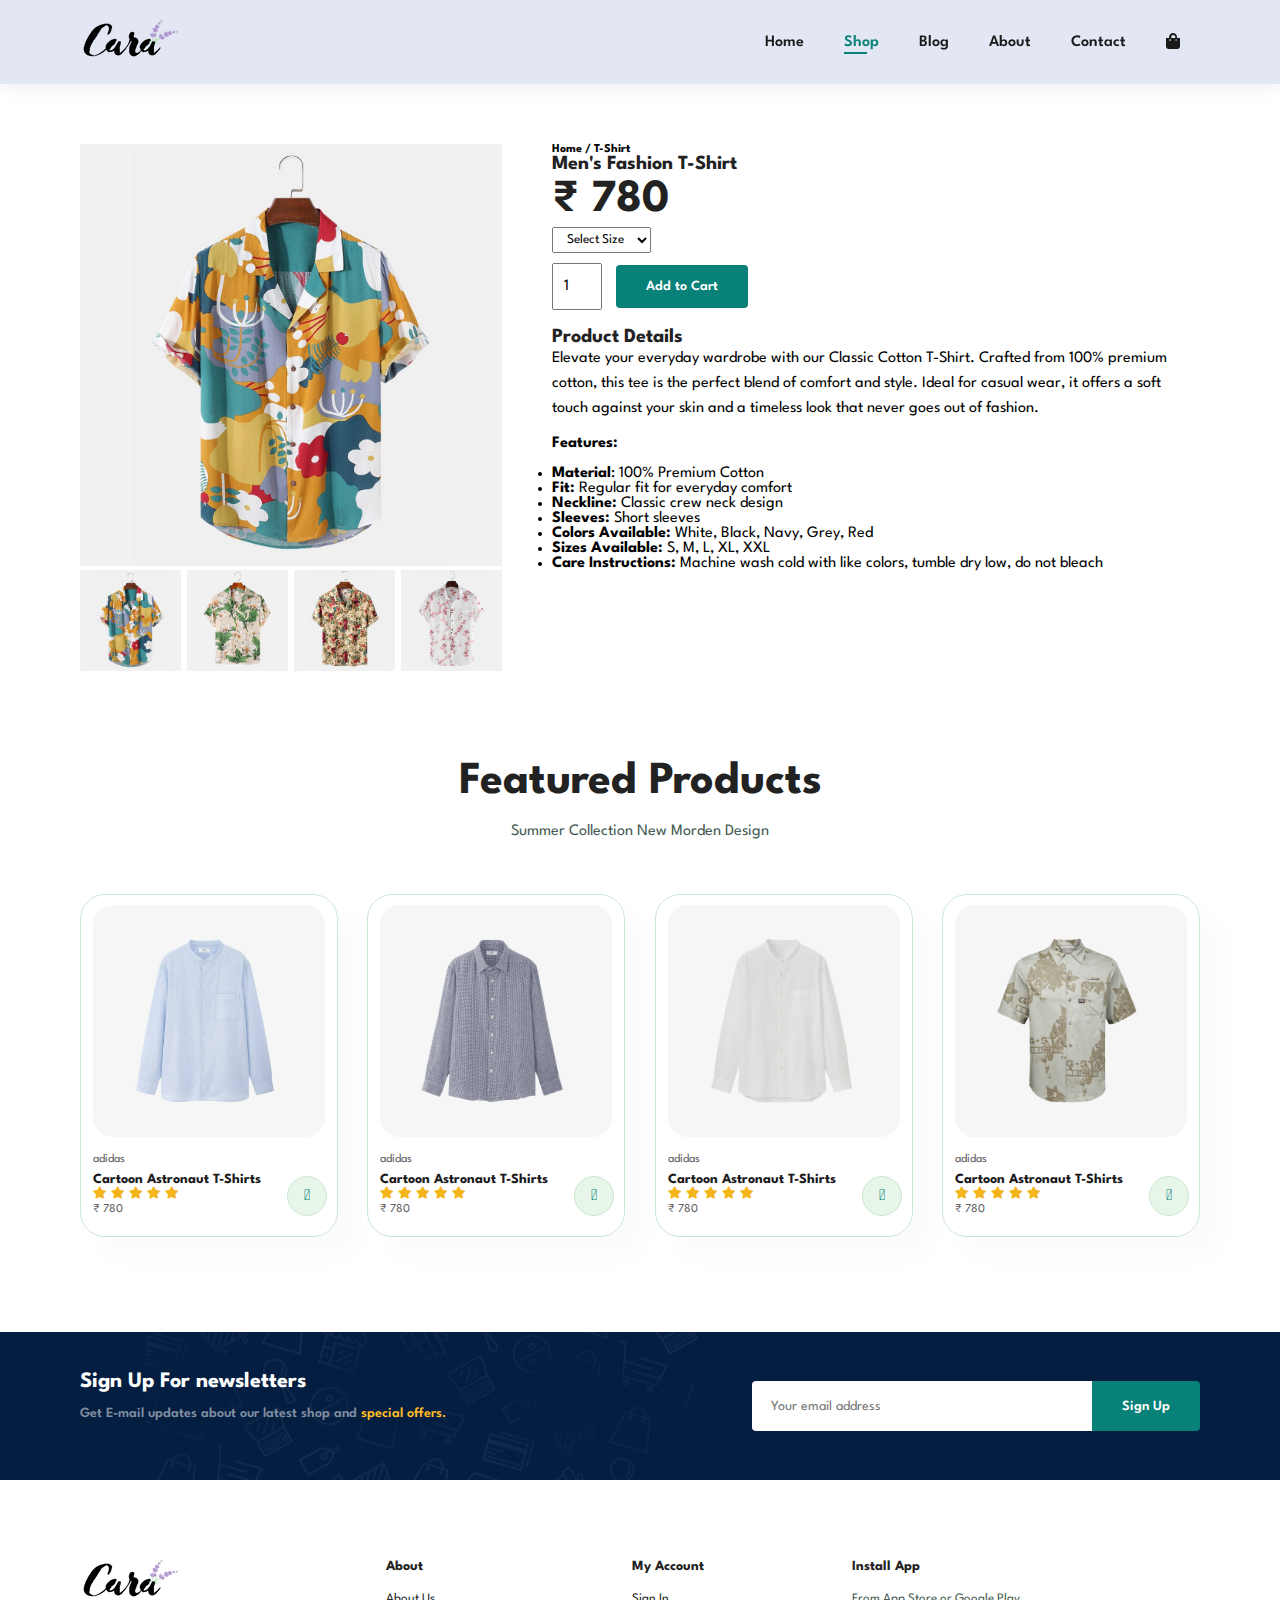
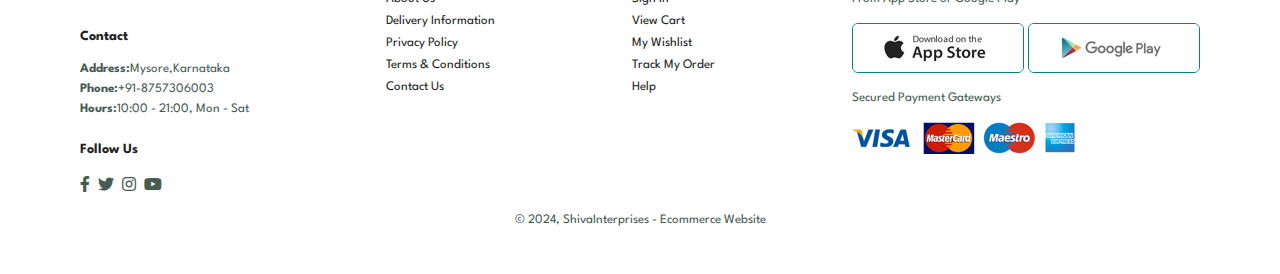
<file: sproduct.html>
<!DOCTYPE html>
<html lang="en">

<head>
    <meta charset="UTF-8">
    <meta http-equiv="X-UA-Compatible" content="IE=edge">
    <meta name="viewport" content="width=device-width, initial-scale=1.0">
    <title>ShivaInterprises</title>
    <link rel="stylesheet" href="https://pro.fontawesome.com/releases/v5.10.0/css/all.css" />
    <!-- <link rel="stylesheet" href="path/to/font-awesome/css/font-awesome.min.css"> -->
    <!-- <link rel="stylesheet" href="https://cdnjs.cloudflare.com/ajax/libs/font-awesome/4.7.0/css/font-awesome.min.css"> -->
    <link rel="stylesheet" href="style.css">
</head>

<body>
    <section id="header">
        <a href="#"><img src="img/logo.png" class="logo"></a>

        <div>
            <ul id="navbar">
                <li><a href="index.html">Home</a></li>
                <li><a class="active" href="shop.html">Shop</a></li>
                <li><a href="blog.html">Blog</a></li>
                <li><a href="about.html">About</a></li>
                <li><a href="contact.html">Contact</a></li>
                <li id="lg-bag"><a href="cart.html"><i class="fa fa-shopping-bag" aria-hidden="true"></i></a></li>
                <a href="#" id="close"><i class="far fa-times"></i></a>
            </ul>
        </div>
        <div id="mobile">
            <!-- <i id="bar" class="fas fa-outdent"></i> -->
            <a href="cart.html"><i class="fa fa-shopping-bag" aria-hidden="true"></i></a>
            <i id="bar" class="fas fa-outdent"></i>
        </div>
    </section>

    <section id="prodetails" class="section-p1">
        <div class="single-pro-image">
            <img src="img/products/f1.jpg" width="100%" id="MainImg" alt="">

            <div class="small-img-group">
                <div class="small-img-col">
                    <img src="img/products/f1.jpg" width="100%" class="small-img" alt="">
                </div>
                <div class="small-img-col">
                    <img src="img/products/f2.jpg" width="100%" class="small-img" alt="">
                </div>
                <div class="small-img-col">
                    <img src="img/products/f3.jpg" width="100%" class="small-img" alt="">
                </div>
                <div class="small-img-col">
                    <img src="img/products/f4.jpg" width="100%" class="small-img" alt="">
                </div>
            </div>
        </div>

        <div class="single-pro-details">
            <h6>Home / T-Shirt</h6>
            <h4>Men's Fashion T-Shirt</h4>
            <h2>&#8377; 780</h2>
            <select>
                <option>Select Size</option>
                <option>XL</option>
                <option>XXl</option>
                <option>Large</option>
                <option>Medium</option>
                <option>Small</option>
            </select>
            <input type="number" value="1">
            <button class="normal">Add to Cart</button>
            <h4><br>Product Details</h4>
            <span>Elevate your everyday wardrobe with our Classic Cotton T-Shirt. Crafted from 100% premium cotton, this
                tee is the perfect blend of comfort and style. Ideal for casual wear, it offers a soft touch against
                your skin and a timeless look that never goes out of fashion.</span>
            
                <b><br><br>Features: <br><br></b>
            <ul>
                <li><b>Material</b>: 100% Premium Cotton</li>
                <li><b>Fit:</b> Regular fit for everyday comfort</li>
                <li><b>Neckline:</b> Classic crew neck design</li>
                <li><b>Sleeves:</b> Short sleeves</li>
                <li><b>Colors Available:</b> White, Black, Navy, Grey, Red</li>
                <li><b>Sizes Available:</b> S, M, L, XL, XXL</li>
                <li><b>Care Instructions:</b> Machine wash cold with like colors, tumble dry low, do not bleach</li>
            </ul>
        </div>
    </section>

    <section id="product1" class="section-p1">
        <h2>Featured Products</h2>
        <p>Summer Collection New Morden Design</p>
        <div class="pro-container">
            <div class="pro">
                <img src="img/products/n1.jpg" alt="">
                <div class="des">
                    <span>adidas</span>
                    <h5>Cartoon Astronaut T-Shirts</h5>
                    <div class="star">
                        <i class="fas fa-star"></i>
                        <i class="fas fa-star"></i>
                        <i class="fas fa-star"></i>
                        <i class="fas fa-star"></i>
                        <i class="fas fa-star"></i>
                        
                    </div>
                    <!-- <h4><i class="fa fa-inr" aria-hidden="true"></i></h4> -->
                    <span>&#8377; 780</span>
                </div>
                <a href="#"><i class="fal fa-shopping-cart cart"></i></a>
            </div>
            <div class="pro">
                <img src="img/products/n2.jpg" alt="">
                <div class="des">
                    <span>adidas</span>
                    <h5>Cartoon Astronaut T-Shirts</h5>
                    <div class="star">
                        <i class="fas fa-star"></i>
                        <i class="fas fa-star"></i>
                        <i class="fas fa-star"></i>
                        <i class="fas fa-star"></i>
                        <i class="fas fa-star"></i>
                        
                    </div>
                    <!-- <h4><i class="fa fa-inr" aria-hidden="true"></i></h4> -->
                    <span>&#8377; 780</span>
                </div>
                <a href="#"><i class="fal fa-shopping-cart cart"></i></a>
            </div>
            <div class="pro">
                <img src="img/products/n3.jpg" alt="">
                <div class="des">
                    <span>adidas</span>
                    <h5>Cartoon Astronaut T-Shirts</h5>
                    <div class="star">
                        <i class="fas fa-star"></i>
                        <i class="fas fa-star"></i>
                        <i class="fas fa-star"></i>
                        <i class="fas fa-star"></i>
                        <i class="fas fa-star"></i>
                        
                    </div>
                    <!-- <h4><i class="fa fa-inr" aria-hidden="true"></i></h4> -->
                    <span>&#8377; 780</span>
                </div>
                <a href="#"><i class="fal fa-shopping-cart cart"></i></a>
            </div>
            <div class="pro">
                <img src="img/products/n4.jpg" alt="">
                <div class="des">
                    <span>adidas</span>
                    <h5>Cartoon Astronaut T-Shirts</h5>
                    <div class="star">
                        <i class="fas fa-star"></i>
                        <i class="fas fa-star"></i>
                        <i class="fas fa-star"></i>
                        <i class="fas fa-star"></i>
                        <i class="fas fa-star"></i>
                        
                    </div>
                    <!-- <h4><i class="fa fa-inr" aria-hidden="true"></i></h4> -->
                    <span>&#8377; 780</span>
                </div>
                <a href="#"><i class="fal fa-shopping-cart cart"></i></a>
            </div>
        
    </section>

    <section id="newsletter" class="section-p1 section-m1">
        <div class="newstext">
            <h4>Sign Up For newsletters</h4>
            <p>Get E-mail updates about our latest shop and <span>special offers.</span></p>
        </div>
        <div class="form">
            <input type="email" placeholder="Your email address">
            <button class="normal">Sign Up</button>
        </div>
    </section>

    <footer class="section-p1">
        <div class="col">
            <img class="logo" src="img/logo.png" alt="">
            <h4>Contact</h4>
            <p><strong>Address:</strong>Mysore,Karnataka</p>
            <p><strong>Phone:</strong>+91-8757306003</p>
            <p><strong>Hours:</strong>10:00 - 21:00, Mon - Sat</p>
            <div class="follow">
                <h4>Follow Us</h4>
                <div class="icon">
                    <!--i--icon  -->
                    <i class="fab fa-facebook-f"></i>
                    <i class="fab fa-twitter"></i>
                    <i class="fab fa-instagram"></i>
                    <i class="fab fa-youtube"></i>
                </div>
            </div>
        </div>

        <div class="col">
            <h4>About</h4>
            <a href="#">About Us</a>
            <a href="#">Delivery Information</a>
            <a href="#">Privacy Policy</a>
            <a href="#">Terms & Conditions</a>
            <a href="#">Contact Us</a>
        </div>

        <div class="col">
            <h4>My Account</h4>
            <a href="#">Sign In</a>
            <a href="#">View Cart</a>
            <a href="#">My Wishlist</a>
            <a href="#">Track My Order</a>
            <a href="#">Help</a>
        </div>

        <div class="col install">
            <h4>Install App</h4>
            <p>From App Store or Google Play</p>
            <div class="row">
                <img src="img/pay/app.jpg" alt="">
                <img src="img/pay/play.jpg" alt="">
            </div>
            <p>Secured Payment Gateways </p>
            <img src="img/pay/pay.png" alt="">
        </div>

        <div class="copyright">
            <p>&copy; 2024, ShivaInterprises - Ecommerce Website</p>
        </div>
    </footer>

    <script>
       var MainImg = document.getElementById("MainImg");
       var smallimg=document.getElementsByClassName("small-img");
       
       smallimg[0].onclick=function(){
        MainImg.src=smallimg[0].src;
       }
       smallimg[1].onclick=function(){
        MainImg.src=smallimg[1].src;
       }
       smallimg[2].onclick=function(){
        MainImg.src=smallimg[2].src;
       }
       smallimg[3].onclick=function(){
        MainImg.src=smallimg[3].src;
       }
    </script>

    <script src="script.js"></script>
</body>

</html>
</file>
<file: style.css>
@import url("https://fonts.googleapis.com/css2?family=Spartan:wght@100;200;300;400;500;600;700;800;900&display=swap");
* {
  margin: 0;
  padding: 0;
  box-sizing: border-box;
  font-family: "Spartan", sans-serif;
}

html {
  scroll-behavior: smooth;
}

/* Global Styles */

h1 {
  font-size: 50px;
  line-height: 64px;
  color: #222;
}

h2 {
  font-size: 46px;
  line-height: 54px;
  color: #222;
}

h4 {
  font-size: 20px;
  color: #222;
}

h6 {
  font-weight: 700;
  font-size: 12px;
}

p {
  font-size: 16px;
  color: #465b52;
  margin: 15px 0 20px 0;
}

.section-p1 {
  padding: 40px 80px;
}

.section-m1 {
  margin: 40px 0;
}

button.normal{
  font-size: 14px;
  font-weight: 600;
  padding: 15px 30px;
  color: #000;
  background-color: #fff;
  border-radius: 4px; 
  cursor: pointer;
  border: none;
  outline: none;
  transition: 0.2s;
}

button.white{
  font-size: 13px;
  font-weight: 600;
  padding: 11px 18px;
  color: #fff;
  background-color: transparent;
  /* border-radius: 4px;  */
  cursor: pointer;
  border: 1px solid #fff;
  outline: none;
  transition: 0.2s;
}

body {
  width: 100%;
}


/* Header Start */

#header{
  display: flex;
  align-items: center;
  justify-content: space-between;
  padding: 20px 80px;
  background-color: #e3e6f3;
  box-shadow: 0 5px 15px rgba(0, 0, 0, 0.06);
  /* to fixed the header */
  z-index: 999;
  position: sticky;  
  top: 0;
  left: 0;
}

#navbar{
  display: flex;
  align-items: center;
  justify-content: center;
}

#navbar li{
  list-style: none;
  padding: 0 20px;
  position: relative;
}

#navbar li a{
  text-decoration: none;
  font-size: 16px;
  font-weight: 600;
  color: #1a1a1a;
  transition: o.3 ease;
}
/*  important section for highlighting */
#navbar li a:hover,
#navbar li a.active{
  color: #088178;
}

#navbar li a.active::after,
#navbar li a:hover::after{
  content: "";
  width: 30%;
  height: 2px;
  background: #088178;
  position: absolute;
  bottom: -4px;
  left: 20px;
}

#mobile{
  display: none;
  align-items: center;
}

#close{
  display: none;

}

/* Home Page */

#hero{
  background-image: url(img/hero4.png);
  height: 90vh;
  width: 100%;
  background-size: cover;
  background-position: top 25% right 0;
  padding: 0 80px;
  display: flex;
  flex-direction: column;
  align-items: flex-start;
  justify-content: center;
}

#hero h4{
  padding-bottom: 15px;
}

#hero h1{
  color: #088178;
}

#hero button{
  background-image: url(img/button.png);
  background-color: transparent;
  color: #088178;
  border: 0;
  padding: 14px 80px 14px 65px;
  background-repeat: no-repeat;
  cursor: pointer;
  font-weight: 700;
  font-size: 15px;
}

#feature{
  display: flex;
  align-items: center;
  justify-content: space-between;
  flex-wrap: wrap;
}

#feature .fe-box{
  width: 180px;
  text-align: center;
  padding: 25px 15px;
  box-shadow: 20px 20px 34px rgba(0, 0, 0, 0.03);
  border: 1px solid  #cce7d0;
  border-radius: 4px;
  margin: 15px 0;
}

#feature .fe-box:hover{
  box-shadow: 10px 10px 54px rgba(70, 62, 221, 0.1); 
}

#feature .fe-box img{
  width: 100%;
  margin-bottom: 10px;
}

#feature .fe-box h6{
  display: inline-block;
  padding: 9px 8px 6px 8px;
  line-height: 1;
  border-radius: 4px;
  color: #088178;
  background-color: #fddde4;
}

#feature .fe-box:nth-child(2) h6{
  background-color: #cdebbc;
}

#feature .fe-box:nth-child(3) h6{
  background-color: #d1e8f2;
}

#feature .fe-box:nth-child(4) h6{
  background-color: #cdd4f8;
}

#feature .fe-box:nth-child(5) h6{
  background-color: #f6dbf6;
}

#feature .fe-box:nth-child(6) h6{
  background-color: #fff2e5;
}

#product1{
  text-align:center ;
}

#product1 .pro-container{
  display: flex;
  justify-content: space-between;
  padding-top: 20px;
  /* move image to next line */
  flex-wrap: wrap; 

}

#product1 .pro{
  width:23%;
  min-width: 250px;
  padding: 10px 12px;
  border: 1px solid #cce7d0;  
  border-radius: 25px;
  cursor: pointer;
  box-shadow: 20px 20px 30px rgba(0, 0, 0, 0.02);
  margin: 15px 0;
  transition: 0.2s ease;
  position: relative;
}

#product1 .pro:hover{
  box-shadow: 20px 20px 30px rgba(0, 0, 0, 0.06); 
}

#product1 .pro img{
  width: 100%;
  border-radius: 20px;

}

#product1 .pro .des{
  text-align: start;
  padding: 10px 0;
}

#product1 .pro .des span{
  color: #606063;
  font-size: 12px;
}

#product1 .pro .des h5{
  padding-top: 7px;
  color: #1a1a1a;
  font-size: 14px;
}

#product1 .pro .des i{
  font-size: 12px;
  color: rgba(243, 181, 25);
}

#product1 .pro .des h4{
  padding-top: 7px;
  font-size: 15px;
  font-weight: 700;
  color: #088178;
}

#product1 .pro .cart{
  width: 40px;
  height: 40px;
  line-height: 40px;
  border-radius: 50px;
  background-color: #e8f6ea;
  font-weight: 500;
  color: #088178; 
  border: 1px solid #cce7d0;
  position: absolute;
  bottom: 20px;
  right: 10px; 
}

#banner{
  display: flex;
  flex-direction: column;
  justify-content: center;
  align-items: center;
  text-align: center;
  background-image: url("img/banner/b2.jpg");
  width: 100%;
  height: 40vh;
  background-size: cover;
  background-position: center;

}

#banner h4{
  color: #fff;
  font-size: 16px;

}

#banner h2{
  color: #fff;
  font-size: 30px;
  padding: 10px 0;
}

#banner h2 span{
  color: #ef3636;
  
}

#banner button:hover{
  background-color: #088178;
  color: #fff;
}

#sm-banner{
  /* for displaying in one row */
  display:flex; 
  justify-content: space-between;
  flex-wrap:wrap;
  padding: 40px ;
  /* background-color: #f7f7f7; */
  /* border-bottom: 1px solid #e5e5e5; */
}


#sm-banner .banner-box{
  display: flex;
  flex-direction: column;
  justify-content: center;
  align-items: flex-start;
  /* text-align: center; */
  background-image: url("img/banner/b17.jpg");
  min-width: 580px;
  height: 50vh;
  background-size: cover;
  background-position: center;
  padding: 30px;
}

#sm-banner .banner-box2{

  background-image: url("img/banner/b10.jpg");
 
}

#sm-banner h4{
  color: #fff;
  font-size: 20px;
  font-weight: 300;
}

#sm-banner h2{
  color: #fff;
  font-size: 28px;
  font-weight: 800;
}

#sm-banner span{
  color: #fff;
  font-size: 14px;
  font-weight: 500;
  padding-bottom: 15px;
}

#sm-banner .banner-box button:hover{
  background-color: #088178;
  border: 1px solid #088178;
}

#banner3{
  display: flex;
  justify-content: space-between;
  flex-wrap: wrap;
  padding: 0 80px;

}

#banner3 .banner-box{
  display: flex;
  flex-direction: column;
  justify-content: center;
  align-items: flex-start;
  /* text-align: center; */
  background-image: url("img/banner/b7.jpg");
  min-width: 30%;
  height: 30vh;
  background-size: cover;
  background-position: center;
  padding: 20px;
  margin-bottom: 20px;
}

#banner3 .banner-box2{
  background-image: url("img/banner/b4.jpg");
}

#banner3 .banner-box3{
  background-image: url("img/banner/b18.jpg");
}

#banner3 h2{
  color: #fff;
  font-weight: 900;
  font-size: 22px;
}

#banner3 h3{
  color: #ec544e;
  font-weight: 800;
  font-size: 15px;
}

#newsletter{
  display: flex;
  justify-content: space-between;
  flex-wrap: wrap;
  align-items: center;
  background-image: url("img/banner/b14.png");
  background-repeat: no-repeat;
  background-position: 20% 30%;
  background-color: #041e42;
}

#newsletter h4{
  font-size: 22px;
  font-weight: 700;
  color: #fff;
}

#newsletter p{
  font-size: 14px;
  font-weight: 600;
  color: #818ea0;
}

#newsletter p span{
  color: #ffbd27;
}

#newsletter .form{
  /* inline together of button and box */
  display: flex;
  width: 40%;
}

#newsletter input{
  /* rem-- root em,a unit of measurement that represents the font size of the root element.  */
  height: 3.125rem;  
  /* padding: (T-B) (L-R)  */
  padding: 0 1.25em;
  font-size: 14px;
  width: 100%;
  border: 1px solid transparent;
  border-radius: 4px;
  outline: none;
  border-top-right-radius: 0;
  border-bottom-right-radius: 0;

}

#newsletter button {
  background-color: #088178;
  color: #fff;
  white-space: nowrap;
  border-top-left-radius: 0;
  border-bottom-left-radius: 0;
}

footer{
  display: flex;
  flex-wrap: wrap;
  justify-content: space-between;
}

footer .col{
  display: flex;
  flex-direction: column;
  align-items: flex-start;
  margin-bottom: 20px;
}

footer .logo{
  margin-bottom: 30px;
}

footer h4{
  font-size: 14px;
  padding-bottom: 20px;
}

footer p{
  font-size: 13px;
  margin: 0 0 8px 0;
}

footer a{
  font-size: 13px;
  text-decoration: none;
  color: #222;
  margin-bottom: 10px;
}

footer .follow{
  margin-top: 20px;  
}

footer .follow i{
  color: #465b52;
  padding-right: 4px;
  cursor: pointer;
}

footer .install .row img{
  border: 1px solid #088178;
  border-radius: 6px;
}

footer .install img{
  margin: 10px 0 15px 0;
}

footer .follow i:hover,
footer a:hover{
  color: #088178;
}

footer .copyright{
  text-align: center;
  width: 100%;
}


/* /Shop Page/ */

#page-header{
  background-image: url("img/banner/b1.jpg");
  width: 100%;
  height: 40vh;
  background-size: cover;
  display: flex;
  justify-content: center;
  text-align: center;
  flex-direction: column;
  padding: 14px;
}

#page-header h2,
#page-header p{
  color: #fff;
}

#pagination{
  text-align: center;
}

#pagination a{
  text-decoration: none;
  background-color: #088178;
  padding: 15px 20px;
  border-radius: 4px;
  color: #fff;
  font-weight: 600;
}

#pagination a i{
  font-size: 16px;
  font-weight: 600;
}

/* Single Product */

#prodetails{
  display: flex;
  margin-top: 20px;
}

#prodetails .single-pro-image{
  width: 40%;
  margin-right: 50px;
  
}

.small-img-group{
  /* important dispal in one row*/
  display: flex;
  
  justify-content: space-between;
}

.small-img-col{
  flex-basis: 24%;
  cursor: pointer;
}

#prodetails .single-pro-image{
  width: 100%;
  padding-top: none; 
}

#prodetails .single-pro-image h4{
  padding: 40px 0 20px 0;

}

#prodetails .single-pro-image h2{
  font-size: 26px;
}

#prodetails .single-pro-details select{
  display: block;
  padding: 5px 10px;
  margin-bottom: 10px; 
}

#prodetails .single-pro-details input{
  width: 50px;
  height: 47px;
  padding-left: 10px;
  font-size: 16px;
  margin-right: 10px;
}

#prodetails .single-pro-details input:focus{
  outline: none;
}

#prodetails .single-pro-details button{
  background-color: #088178;
  color: #fff;
}

#prodetails .single-pro-details span{
  line-height: 25px;
}

/* Blog Page */

#page-header.blog-header{
  background-image: url("img/banner/b19.jpg");
}

#blog{
  padding: 150px 150px 0 150px;
}

#blog .blog-box{
  display: flex;
  align-items: center;
  width: 100%;
  position: relative;
  padding-bottom: 90px;
}

#blog .blog-img{
  width: 50%;
  margin-right: 40px; 
}

#blog img{
  width: 100%;
  height: 300px;
  object-fit: cover;
}

#blog .blog-details{
  width: 50%;
}

#blog .blog-details a{
  text-decoration: none;
  font-size: 11px;
  color: #000;
  font-weight: 700;
  position: relative;
  transition: 0.3s;
}

#blog .blog-details a::after{
  content: "";
  width: 50px;
  height: 1px;
  background-color: #000;
  position: absolute;
  top: 4px;
  right: -60px;
}

#blog .blog-details a:hover{
  color: #088178;
}

#blog .blog-details a:hover::after{
  background-color: #088178;
}

#blog .blog-box h1{
  position: absolute;
  top: -40px;
  left: 0;
  font-size: 70px;
  font-weight: 700;
  color: #c9cbce;
  z-index: -9;
}

/* About Page */

#page-header.about-header{
  background-image: url("img/about/banner.png");
}

#about-head{
  display: flex;
  align-items: center;
}

#about-head img{
  width: 50%;
  height:auto;
}

#about-head div{
  padding-left: 40px;
}

#about-app{
  text-align: center;
}

#about-app .video{
  width: 70%;
  height: 100%;
  margin: 30px auto 0 auto;
}

#about-app .video video{
  width: 100%;
  height: 100%;
  border-radius: 20px;
}

/* Contact Page */

#contact-details{
  display: flex;
  align-items: center;
  justify-content: space-between;
}

#contact-details .details{
  width: 40%;
}
#contact-details .details span,
#form-details form span
  {
  font-size: 12px;
} 

#contact-details .details h2,
#form-details form h2  {
  font-size: 26px;
  line-height: 35px;
  padding: 20px 0;
}

#contact-details .details h3{
  font-size: 16px;
  padding-bottom: 15px;
}

#contact-details .details li{
  list-style: none;
  display: flex;
  padding: 10px 0;
}

#contact-details .details li i{
  font-size: 14px;
  padding-right: 22px;
}

#contact-details .details li p{
  margin: 0;
  font-size: 14px;

}

#contact-details .map{
  width: 55%;
  height: 400px;
}

#contact-details .map iframe{
  width: 100%;
  height: 100%;
}

#form-details{
  display: flex;
  justify-content: space-between;
  margin: 30px;
  padding: 80px;
  border: 1px solid #e1e1e1;
}

#form-details form{
  width: 65%;
  display: flex;
  flex-direction: column;
  align-items: flex-start;
}

#form-details form input,
#form-details form textarea{
  width: 100%;
  padding:12px 15px;
  outline: none;
  margin-bottom: 20px;
  border: 1px solid #e1e1e1;
}

#form-details form button{
  background-color: #088178;
  color: #fff;
}

#form-details .people div{
  padding-bottom: 25px;
  display: flex;
  align-items: flex-start;
}

#form-details .people div img{
  width: 65px;
  height: 65px;
  object-fit: cover;
  margin-right: 15px;
}

#form-details .people div p{
  margin: 0;
  font-size: 13px;
  line-height: 25px;
}

#form-details .people div p span{
  display: block;
  font-size: 16px;
  font-weight: 600;
  color: #000;
}


/* Cart Page */

#cart{
  overflow-x: auto;
}

#cart table{
  width: 100%;
  border-collapse: collapse;
  table-layout: fixed;
  white-space:nowrap;
}

#cart table img{
  width: 70px;
}

#cart table td:nth-child(1){
  width: 100px;
  text-align: center;
}

#cart table td:nth-child(2){
  width: 150px;
  text-align: center;
}

#cart table td:nth-child(3){
width: 250px;
text-align: center;
}

#cart table td:nth-child(4),
#cart table td:nth-child(5),
#cart table td:nth-child(6){
width: 150px;
text-align: center;
}

#cart table td:nth-child(5) input{
  width: 70px;
  padding: 10px 5px 10px 15px;
}

#cart table thead{
  border: 1px solid #e2e9e2;
  border-left: none;
  border-right: none;
}

#cart table thead td{
  font-weight: 700;
  text-transform: uppercase;
  font-size: 13px;
  padding: 18px 0;
}

#cart table tbody tr td{
  padding-top:15px ;
}

#cart table thead td{
   font-size: 13px;
}

#cart-add{
  display: flex;
  flex-wrap: wrap;
  justify-content: space-between;
}

/* if we r using id then we don't need to write parent id */

#coupon{
  width: 50%;
  margin-bottom: 30px;
}

#coupon h3,
#subtotal h3  {
  padding-bottom: 15px;
}

#coupon input{
  padding: 10px 20px;
  border: 1px solid #e2e9e1;
  outline: none;
  width: 60%;
  margin-right: 10px;
padding: 12px 20px;
}

#coupon button,
#subtotal button{
  background-color: #088178;
  color: #fff;
  padding: 12px 20px;
}

#subtotal{
  width: 50%;
  margin-bottom: 30px;
  border: 1px solid #e2e9e1;
  padding: 30px;
}

#subtotal table{
 border-collapse: collapse;
 width: 100%;
 margin-bottom: 20px;
}

#subtotal table td{
  width: 50%;
  border: 1px solid #e2e9e1; 
  padding: 10px;
  font-size: 13px;
}



/* Start Media Query */

@media (max-width:799px){
  .section-p1{
    padding: 40px 40px;
  }
  #navbar {
    display: flex;
    flex-direction: column;
    align-items: flex-start;
    justify-content: flex-start;
    position: fixed;
    top: 0;
    right: -300px;
    height: 100vh;
    width: 300px;
    background-color: #e3e6f3;
    box-shadow: 0 40px 60px rgba(0, 0, 0, 0.01);
    padding: 80px 0 0 10px;
    transition: 0.3s;
}

#navbar.active{
  right: 0px;
}
#navbar li{
  margin-bottom: 25px;
}
#mobile{
  display: flex;
  align-items: center;
}
#mobile i{
  color: #1a1a1a;
  font-size: 25px;
  padding-left: 20px;
}

#close{
  display: initial;
  position: absolute;
  top: 30px;
  left: 30px;
  color: #222;
  font-size: 24px;
}

#lg-bag{
  display:none;
}

#hero{
  height: 90vh;

  background-position: top 30% right 30%;
  padding: 0 80px;
}

#feature{
  justify-content: center;
}
#feature .fe-box{
  margin: 15px 15px;
}

#product1 .pro-container{
  justify-content: center;
}

#product1 .pro{
  margin: 15px;
}

#banner{
  height: 20vh;
}

#sm-banner .banner-box{
  min-width: 100%;
  height: 30vh;
 
}
#banner3 {
  padding: 0 40px;
}
#banner3 .banner-box{
  width: 28%;
}
#newsletter .form{
  width: 70%;
}

/* contact  page*/
#form-details{
  padding: 40px;
}
#form-details form{
  width: 50%;
}



}

@media (max-width: 477px){
  .section-p1{
    padding: 20px;
  }
  #header{
    padding: 10px 30px;
  }
  h1{
    font-size: 38px;
  }
  h2{
    font-size: 32px;
  }
  #hero{
    padding: 0 20px;
    background-position: 55%;
    /* width: 100%; */
  }
  #feature{
    justify-content: space-between;
  }
  #feature .fe-box{
    width: 155px;
    margin: 0 0 15px 0;
  }
  #product1 .pro{
    width: 100%;
  }
  #banner{
    height: 40vh;
  }
  #sm-banner .banner-box{
    height: 40vh;
  }
  #sm-banner .banner-box2{
    margin-top: 20px;
  }
  #banner3{
    padding: 0 20px;
  }
  #banner3 .banner-box{
    width: 100%;
  }
  #newsletter{
    padding: 40px 20px;
  }
  #newsletter .form{
    width:100%;
  }
  footer .copyright{
    text-align: start;
  }

  /* Single Product */
  #prodetails{
    display: flex;
    flex-direction: column;
  }
  #prodetails .single-pro-image{
    width: 100%;
    margin-right: 0px;
  }
  #prodetails .single-pro-details{
    width: 100%;
  }

  /* Blog Page */

  #blog{
    padding: 100px 20px 0 20px;
  }

  #blog .blog-box{
    display: flex;
    flex-direction: column;
    align-items:flex-start;
  }

  #blog .blog-img{
    width: 100%;
    margin-right: 0px;
    margin-bottom: 30px;

  }

  #blog .blog-details{
    width: 100%;
  }

  /* About Page */

  #about-head{
    flex-direction: column;
  }

  #about-head img{
    width: 100%;
    margin-bottom: 20px;
  }
  #about-head div{
    padding-left: 0px;
  }

  #about-app .video{
    width:100% ;

  }

  /* contact page */

  #contact-details{
    flex-direction:column ;
  }
  #contact-details .details{
  width: 100%;
  margin-bottom: 30px;
  }
  #contact-details .map{
  width: 100%;

  }
  #form-details{
    margin: 10px;
    padding: 30px 10px;
    flex-wrap: wrap;
  }
  #form-details form{
  width: 100%;
  margin-bottom: 30px;
  }

  /* Cart page */

  #cart-add{
    flex-direction: column;
  }
  #coupon{
    width:100% ;
  }
  #subtotal{
    width: 100%;
    padding: 20px;
  }
}
</file>
